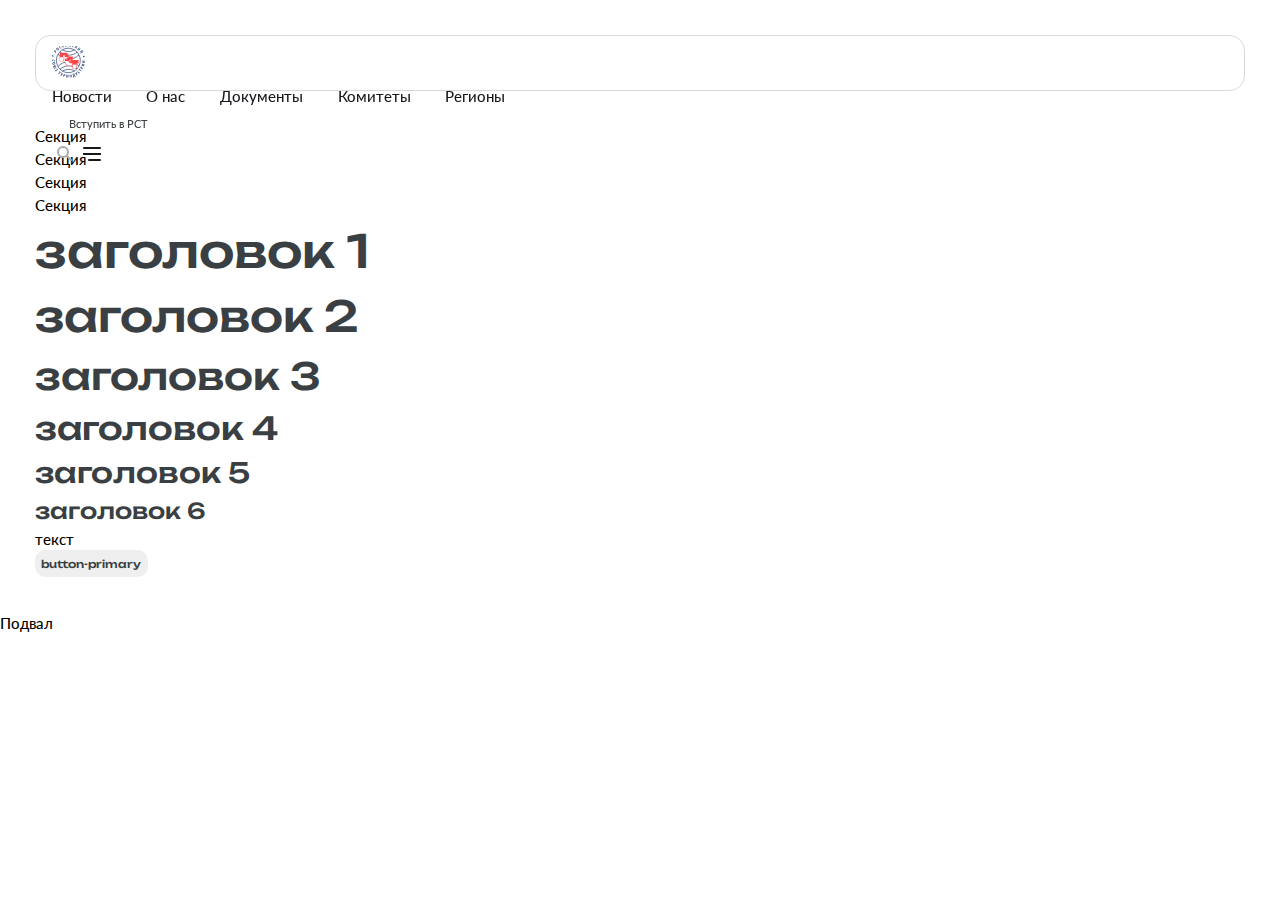
<file: RST — копия/index.html>
<!DOCTYPE html>
<html lang="ru">
  <head>
    <meta charset="UTF-8" />
    <meta http-equiv="X-UA-Compatible" content="IE=edge" />
    <meta name="viewport" content="width=device-width, initial-scale=1.0" />
    <title></title>
    <link rel="stylesheet" href="css/style.css" />
    <link rel="preconnect" href="https://fonts.googleapis.com" />
    <link rel="preconnect" href="https://fonts.gstatic.com" crossorigin />
    <link
      href="https://fonts.googleapis.com/css2?family=Unbounded:wght@200..900&display=swap"
      rel="stylesheet"
    />
    <link rel="preconnect" href="https://fonts.googleapis.com" />
    <link rel="preconnect" href="https://fonts.gstatic.com" crossorigin />
    <link
      href="https://fonts.googleapis.com/css2?family=Lato:ital,wght@0,100;0,300;0,400;0,700;0,900;1,100;1,300;1,400;1,700;1,900&family=Unbounded:wght@200..900&display=swap"
      rel="stylesheet"
    />
  </head>

  <body>
    <header class="header" id="header">
      <div class="header__default">
        <a href="" class="header__logo"> <img src="./img/logo.svg" alt="" /></a>
        <div class="header__menu header__menu--primary">
          <nav class="header__menu-counter">
            <ul class="menu__list">
              <li class="menu__item">
                <a href="#" class="menu__link">Новости</a>
              </li>
              <li class="menu__item">
                <a href="#" class="menu__link">О нас</a>
              </li>
              <li class="menu__item">
                <a href="#" class="menu__link">Документы</a>
              </li>
              <li class="menu__item">
                <a href="#" class="menu__link">Комитеты</a>
              </li>
              <li class="menu__item">
                <a href="#" class="menu__link">Регионы</a>
              </li>
            </ul>
          </nav>
          <!-- noindex -->
          <a
            href="https://guide.rostourunion.ru/vstuplenie"
            class="button-primary rst__follow"
            rel="nofollow"
            target="_blank"
          >
            <span> Вступить в РСТ</span>
            
          </a><!-- /noindex -->
          <div class="search__icon">
            <img src="./img/search.svg" alt="" />
          </div>
          <div class="menu__icon">
            <span></span>
          </div>
        </div>
      </div>
    </header>

    <!-- <div class="header__control-button">
     noindex  <a href="https://guide.rostourunion.ru/vstuplenie" class="button-primary rst__follow" rel="nofollow"
      target="_blank"> <span> Вступить в РСТ</span>
    </a>  /noindex 
    <div class="header__search">

      <div class="search__icon">

        <img src="./img/search.svg" alt="">
      </div>
      <div class="search__body">
      <div class="menu__counter" style="background: #00ab78;">    <form action="" class="search__form-default">
      <input type="text" class="search__input" placeholder="Поиск по разделам, новостям, темам">
      <input type="button" class="search__button">
    </form>
  </div>

</div>

    </div> 
    <div class="header__menu menu">
      <div class="menu__icon">
        <span></span>
      </div>

      <button class="menu-icon"><span></span></button>
      <nav class="menu__body">
        <div class="menu__counter">
          <div class="tabs">
            <div class="tabs__nav">
              <button class="tabs__btn tabs__btn_active button-primary">
                <span>
                  О нас
                </span>
              </button>
              <button class="tabs__btn button-primary">
                <span>Новости</span>
              </button>
              <button class="tabs__btn button-primary">
                <span>Документы</span>
              </button>
            </div>
            <div class="tabs__content">
              <div class="tabs__pane tabs__pane_show">
                <ul class="menu__list take">
                  <li class="menu__item"><a href="http://" class="menu__link">Премия</a></li>
                  <li class="menu__item"><a href="http://" class="menu__link">Проектный офис по детскому туризму </a>
                  </li>
                  <li class="menu__item"><a href="http://" class="menu__link">Стратегические сессии </a></li>
                  <li class="menu__item">
                    <a href="http://">Правовое регулирование экскурсоводов (гидов),
                      гидов-переводчиков, инструкторов-проводников
                    </a>
                  </li>
                  <li class="menu__item"><a href="http://" class="menu__link">Организационная структура </a></li>
                  <li class="menu__item"><a href="http://" class="menu__link">История</a></li>
                  <li class="menu__item"><a href="http://" class="menu__link">Календарь РСТ </a></li>
                  <li class="menu__item"><a href="http://" class="menu__link">30 лет РСТ </a></li>
                  <li class="menu__item"><a href="http://" class="menu__link">Россия космическая </a></li>
                  <li class="menu__item"><a href="http://" class="menu__link">Члены РСТ </a></li>
                  <li class="menu__item"><a href="http://" class="menu__link">Проекты</a></li>
                  <li class="menu__item"><a href="http://" class="menu__link">Электронная путёвка </a></li>
                  <li class="menu__item"><a href="http://" class="menu__link">Программа привилегий РСТ </a></li>
                  <li class="menu__item"><a href="http://" class="menu__link">Зарубежные представители </a></li>
                </ul>
              </div>
              <div class="tabs__pane">
                <ul class="menu__list take">
                  <li class="menu__item"><a href="http://" target="_blank">Новости туризма</a></li>
                  <li class="menu__item"><a href="http://" target="_blank">Мероприятия</a></li>
                  <li class="menu__item"><a href="http://" target="_blank">Видеоновости</a></li>
                </ul>
              </div>
              <div class="tabs__pane">
                <ul class="menu__list take">
                  <li class="menu__item"><a href="http://" class="menu__link">Нормативно-правовые акты</a></li>
                  <li class="menu__item"><a href="http://" class="menu__link">Горнолыжные трассы и пляжи</a></li>
                  <li class="menu__item"><a href="http://" class="menu__link">Виды туризма</a></li>
                  <li class="menu__item"><a href="http://" class="menu__link">Санаториям</a></li>
                  <li class="menu__item"><a href="http://" class="menu__link">ЮНВТО</a></li>
                  <li class="menu__item"><a href="http://" class="menu__link">Туроператорам и турагентам</a></li>
                  <li class="menu__item"><a href="http://" class="menu__link">Поддержка при COVID-19</a></li>
                  <li class="menu__item"><a href="http://" class="menu__link">Программа привилегий РСТ</a></li>
                  <li class="menu__item"><a href="http://" class="menu__link">Зарубежные представители</a></li>
                </ul>
              </div>
      
            </div>
          </div>
          <div style="
          display: flex;
          flex-direction: column;
          gap: 1.71vw;
          flex: 0 0 30%;
      ">
                            <ul class="menu__list take contact-information__contact-data">
                  <li class="menu__item"><a href="tel:+74959611370"> +7 (495) 961-13-70</a></li>
                  <li class="menu__item"><a href="mailto:rst@rostourunion.ru">rst@rostourunion.ru</a></li>
                  <li class="menu__item">121069 Москва, ул. Садовая-Кудринская, д. 2/62/35 стр.1, 3 этаж</li>
                </ul>
                <ul class="menu__list take contact-information_social-network">
                  <li class="menu__item"><a href="http://" class="button-primary menu__link">
                    <span>
                      <svg width="24" height="24" viewBox="0 0 24 24" fill="none" xmlns="http://www.w3.org/2000/svg">
                        <path fill-rule="evenodd" clip-rule="evenodd" d="M16.1457 18.6955C17.1043 19.1148 17.4638 18.2362 17.4638 18.2362L20 5.49506C19.98 4.63634 18.8217 5.15557 18.8217 5.15557L4.62282 10.7273C4.62282 10.7273 3.94383 10.9669 4.00374 11.3863C4.06365 11.8057 4.60285 12.0054 4.60285 12.0054L8.17755 13.2036C8.17755 13.2036 9.25595 16.7384 9.47562 17.4174C9.67532 18.0764 9.85506 18.0964 9.85506 18.0964C10.0548 18.1762 10.2345 18.0364 10.2345 18.0364L12.5511 15.9396L16.1457 18.6955ZM16.7644 7.75179C16.7644 7.75179 17.2637 7.45223 17.2437 7.75179C17.2437 7.75179 17.3236 7.79173 17.064 8.07131C16.8243 8.31096 11.1727 13.3834 10.4138 14.0624C10.3539 14.1024 10.314 14.1623 10.314 14.2422L10.0943 16.1194C10.0544 16.3191 9.79475 16.339 9.73483 16.1593L8.79623 13.0839C8.75629 12.9641 8.79623 12.8243 8.91605 12.7444L16.7644 7.75179Z" fill="currentColor" />
                      </svg>
                      
                  </a></span></li>
                  <li class="menu__item"><a href="http://" class="button-primary menu__link">
                  <span>
                    
                            <svg width="24" height="24" viewBox="0 0 24 24" fill="none" xmlns="http://www.w3.org/2000/svg">
                      <path fill-rule="evenodd" clip-rule="evenodd" d="M19.1485 6.58638C19.3967 6.83622 19.575 7.14688 19.6655 7.48727C20 8.74364 20 11.3636 20 11.3636C20 11.3636 20 13.9836 19.6655 15.24C19.575 15.5804 19.3967 15.8911 19.1485 16.1409C18.9002 16.3907 18.5907 16.571 18.2509 16.6636C17 17 12 17 12 17C12 17 7 17 5.74909 16.6636C5.40929 16.571 5.09977 16.3907 4.85153 16.1409C4.60328 15.8911 4.425 15.5804 4.33455 15.24C4 13.9836 4 11.3636 4 11.3636C4 11.3636 4 8.74364 4.33455 7.48727C4.425 7.14688 4.60328 6.83622 4.85153 6.58638C5.09977 6.33653 5.40929 6.15627 5.74909 6.06364C7 5.72727 12 5.72727 12 5.72727C12 5.72727 17 5.72727 18.2509 6.06364C18.5907 6.15627 18.9002 6.33653 19.1485 6.58638ZM10.3638 8.98422L10.3638 13.7424L14.5456 11.3633L10.3638 8.98422Z" fill="currentColor"/>
                      </svg>

                  
                  
                  </span>
                  </a></li>
                  <li class="menu__item"><a href="http://" class="button-primary menu__link"><span>
                    <svg width="24" height="24" viewBox="0 0 24 24" fill="none" xmlns="http://www.w3.org/2000/svg">
                      <path d="M12.7145 17C7.24792 17 4.12992 13.6216 4 8H6.73829C6.82823 12.1261 8.84692 13.8739 10.4459 14.2342V8H13.0244V11.5586C14.6034 11.4054 16.2622 9.78378 16.8218 8H19.4003C18.9705 10.1982 17.1717 11.8198 15.8925 12.4865C17.1717 13.027 19.2205 14.4414 20 17H17.1617C16.5521 15.2883 15.0332 13.964 13.0244 13.7838V17H12.7145Z" fill="currentColor" />
                    </svg>
                    
                      </span>
                  </a></li>
                </ul>
                <ul class="menu__list take contact-information__technical-information">
                  <li class="menu__item"><a href="http://" class="menu__link">Политика обработки персональных данных</a>
                  </li>
                  <li class="menu__item"><a href="http://" class="menu__link">Реклама на сайте</a></li>
                  <li class="menu__item"><a href="http://" class="menu__link">Подписка на рассылку</a></li>
                </ul>
          </div>
        </div>
      </nav>
    </div></div> -->
    <!-- </header> -->
    <main>
      <section id="about">
        <div class="title">Секция</div>
      </section>
      <section id="about">
        <div class="title">Секция</div>
      </section>
      <section id="about">
        <div class="title">Секция</div>
      </section>
      <section id="about">
        <div class="title">Секция</div>
      </section>
      <section id="about">
        <div class="title">
          <h1>заголовок 1</h1>
          <h2>заголовок 2</h2>
          <h3>заголовок 3</h3>
          <h4>заголовок 4</h4>
          <h5>заголовок 5</h5>
          <h6>заголовок 6</h6>
          <p>текст</p>
        </div>
      </section>
      <button class="button-primary">button-primary</button>
    </main>
    <footer>Подвал</footer>
    <script src="js/script.js"></script>
  </body>
</html>
</file>
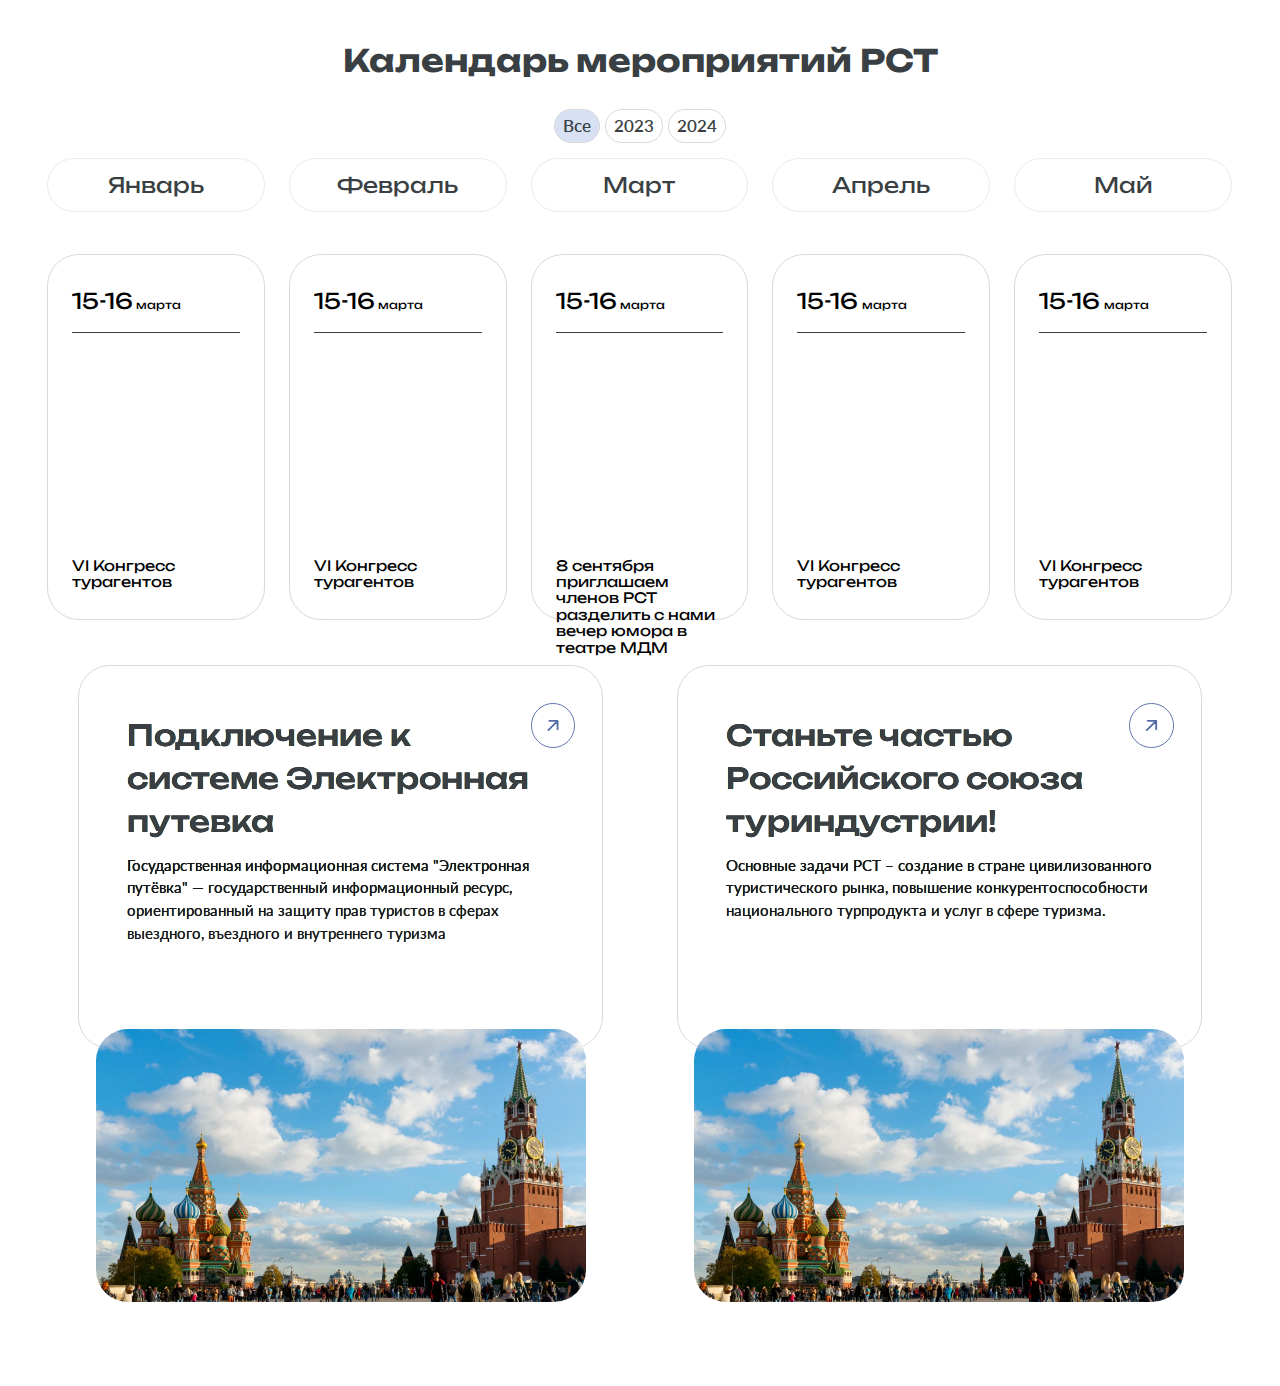
<file: RST/calendar.html>
<!DOCTYPE html>
<html lang="en">

<head>
  <meta charset="UTF-8" />
  <meta name="viewport" content="width=device-width, initial-scale=1.0" />
  <title></title>
  <link rel="stylesheet" href="css/style.css" />
  <link rel="preconnect" href="https://fonts.googleapis.com" />
  <link rel="preconnect" href="https://fonts.gstatic.com" crossorigin />
  <link
    href="https://fonts.googleapis.com/css2?family=Unbounded:wght@200..900&display=swap"
    rel="stylesheet" />
  <link rel="preconnect" href="https://fonts.googleapis.com" />
  <link rel="preconnect" href="https://fonts.gstatic.com" crossorigin />
  <link
    href="https://fonts.googleapis.com/css2?family=Lato:ital,wght@0,100;0,300;0,400;0,700;0,900;1,100;1,300;1,400;1,700;1,900&family=Unbounded:wght@200..900&display=swap"
    rel="stylesheet" />
  <script src="./js/wow.min.js"></script>
  <script>
    new WOW().init()
  </script>
  <script src="./js/scroll.js"></script>
  <style>
    .calendar__event {}

    .calendar__event-list {}

    .event-list {
      display: flex;
      flex-wrap: wrap;
    }

    .calendar__title {
      font-family: 'Unbounded';
      font-style: normal;
      font-weight: 700;
      font-size: 31px;
      line-height: 52px;
      color: #393f42;
      text-align: center;
    }

    .calendar__tabs {
      display: flex;
      gap: 0.42vw;
      flex-wrap: wrap;
      justify-content: center;
      margin: 1.77vw 0 1.15vw 0;
    }

    .calendar__tab {
      border-radius: 22px;
      color: var(--color-10);
      padding: 6px 8px;
      font-size: 13px;
      width: max-content;
      border: 1px solid var(--color-232);
      cursor: pointer;
      font-family: 'Lato';
      font-weight: 600;
      font-size: 17px;
      line-height: 20px;
      color: #393f42;
    }

    .calendar__tab--active,
    .calendar__tab:hover {
      background-color: var(--color-9);
    }

    .event-list__item {
      height: 366px;
      --background-color-default: #ffffff;
      background: var(--background-color-active, --background-color-default);
      border: 1px solid #d9d9d9;
      border-radius: 32px;
      display: flex;
      padding: 24px;
      flex-direction: column;
      flex: 0 0 18%;
      /* gap: 22vh; */
      transition: all 0.7s ease;
      /* justify-content: space-between; */
      margin: 0 12px;
    }

    .event-list__time {
      --border-color-default: #393f42;
      border-bottom: 1px solid var(--border-color-active, var(--border-color-default));
      padding-bottom: 0.73vw;
      display: flex;
      gap: 0.26vw;
      flex-direction: row;
      align-items: baseline;
      margin-bottom: 25vh;
    }

    .event-list__date {
      --text-color-default: #393f42;
      color: var(--text-color-active, --text-color-default);
      font: 400 clamp(1.125rem, 1.05rem + 0.38vw, 1.5rem) / 2 var(--font-headings);
    }

    .event-list__mount {
      --text-color-default: #393f42;
      color: var(--text-color-active, --text-color-default);
      font: 400 clamp(0.625rem, 0.6rem + 0.13vw, 0.75rem) / 2 var(--font-headings);
    }

    .event-list__title {
      --text-color-default: #5e5e62;
      color: var(--text-color-active, --text-color-default);
      font: 400 clamp(0.813rem, 0.787rem + 0.13vw, 0.938rem) / 1.15 var(--font-headings);
    }

    .event-list__item:hover {
      --border-color-active: #ffffff;
      --text-color-active: #ffffff;
      --background-color-active: #6f8db5;
    }

    svg {
      display: flex;
      align-items: center;
      justify-content: center;
      width: 100%;
      height: 100%;
    }

    :root {
      --accent: #6f8db5;
      --accent-hover: #6f8db5;
      --accent-active: #6f8db5;
      --control: #163300;
      --scrollbar-thumb: #c6cdc1;
      --secondary: #ecefeb;
      --secondary-hover: #e0e4de;
      --secondary-active: #6c6c6b;
      --content-primary: #0e0f0c;
    }

    .calendar__mounth {}

    .calendar__container {
      width: 100%;
      display: flex;
      height: max-content;
      align-items: center;
      position: relative;
      margin-bottom: 3.28vw;
    }

    #months {
      display: flex;
      width: 100%;
      flex-direction: row;
      overflow: hidden;
    }

    .month {
      appearance: none;
      text-decoration: none;
      position: relative;
      transition: all 0.2s ease-in-out;
      cursor: pointer;
      flex-direction: column;
      justify-content: space-between;
      scroll-snap-align: start;
      --background-color-default: #ffffff;
      background: var(--background-color-active, --background-color-default);
      font: 400 clamp(1.063rem, 0.975rem + 0.44vw, 1.5rem) / 2 var(--font-headings);
      border: 1px solid #e9eaf5;
      border-radius: 32px;
      text-align: center;
      line-height: 52px;
      color: #393f42;
      display: flex;
      flex: 0 0 18%;
      margin: 0 12px;
    }


    .action-button--horizontal-scroll {
      border-radius: 8px;
      cursor: pointer;
      border: none;
      outline: none;
      padding: 8px;
      position: absolute;
      z-index: 5;
      opacity: 0;
      transition: all 0.7s ease-in-out;
      border: 1px solid var(--color-232);
      background: transparent;
    }

    @media screen and (max-width: 991px) {
      .action-button--horizontal-scroll {
        display: none;
      }

      .event-list__item {

        flex: 0 0 48%;
        margin: 0;

      }

      .event-list {

        gap: 12px;

        justify-content: flex-start;
      }
    }

    .action-button--horizontal-scroll:active {}

    .action-button--horizontal-scroll:disabled {
      background: var(--secondary);
      opacity: 0 !important;
    }

    .action-button--horizontal-scroll:disabled :active {
      background: var(--secondary);
    }

    #action-button--previous {
      left: 0;
    }

    #action-button--next {
      right: 0;
    }

    .action-button__icon {
      width: 24px;
      height: 24px;
      color: var(--color-232);
    }

    .calendar__mounth:hover .action-button--horizontal-scroll {
      opacity: 1;
      transition: all 0.7s ease-in-out;
      color: #ffffff;
    }

    .action-button--horizontal-scroll:hover {
      background: var(--accent-hover);
    }

    .month:hover {
      --background-color-active: #e9eaf5;
    }

    .action-button--horizontal-scroll:hover .action-button__icon {
      color: #ffffff;
    }

    .action-button--horizontal-scroll:disabled :hover {
      background: var(--secondary);
    }
  </style>
</head>

<body>
  <main>
    <section class="calendar">
      <h1 class="calendar__title">Календарь мероприятий РСТ</h1>
      <div class="calendar__tabs">
        <div class="calendar__tab calendar__tab--active">Все</div>
        <div class="calendar__tab">2023</div>
        <div class="calendar__tab">2024</div>
      </div>
      <div class="calendar__mounth">
        <div class="calendar__container">
          <button type="button" disabled id="action-button--previous"
            class="action-button--horizontal-scroll">
            <svg class="action-button__icon" viewBox="0 0 24 24" fill="none"
              xmlns="http://www.w3.org/2000/svg">
              <path fill="currentColor" fill-rule="evenodd" clip-rule="evenodd"
                d="M15.7071 5.29289C15.3166 4.90237 14.6834 4.90237 14.2929 5.29289L8.29289 11.2929C7.90237 11.6834 7.90237 12.3166 8.29289 12.7071L14.2929 18.7071C14.6834 19.0976 15.3166 19.0976 15.7071 18.7071C16.0976 18.3166 16.0976 17.6834 15.7071 17.2929L10.4142 12L15.7071 6.70711C16.0976 6.31658 16.0976 5.68342 15.7071 5.29289Z"
                fill="white" />
            </svg>
          </button>
          <div id="months">
            <a class="month">Январь</a> <a class="month">Февраль</a>
            <a class="month">Март</a> <a class="month">Апрель</a>
            <a class="month">Май</a> <a class="month">Июнь</a>
            <a class="month">Июль</a> <a class="month">Август</a>
            <a class="month">Сентябрь</a> <a class="month">Октябрь</a>
            <a class="month">Ноябрь</a> <a class="month">Декабрь</a>
          </div>
          <button type="button" id="action-button--next"
            class="action-button--horizontal-scroll">
            <svg class="action-button__icon" viewBox="0 0 24 24" fill="none"
              xmlns="http://www.w3.org/2000/svg">
              <path fill="currentColor" fill-rule="evenodd" clip-rule="evenodd"
                d="M8.29289 5.29289C8.68342 4.90237 9.31658 4.90237 9.70711 5.29289L15.7071 11.2929C16.0976 11.6834 16.0976 12.3166 15.7071 12.7071L9.70711 18.7071C9.31658 19.0976 8.68342 19.0976 8.29289 18.7071C7.90237 18.3166 7.90237 17.6834 8.29289 17.2929L13.5858 12L8.29289 6.70711C7.90237 6.31658 7.90237 5.68342 8.29289 5.29289Z"
                fill="white" />
            </svg>
          </button>
        </div>
      </div>
      <div class="calendar__event-list event-list">
        <a href="#" target="blank" class="event-list__item">
          <time datetime="" class="event-list__time">
            <b class="event-list__date">15-16</b>
            <div class="event-list__mount">марта</div>
          </time>
          <p class="event-list__title">VI Конгресс турагентов</p>
        </a>
        <a href="#" target="blank" class="event-list__item">
          <time datetime="" class="event-list__time">
            <b class="event-list__date">15-16</b>
            <div class="event-list__mount">марта</div>
          </time>
          <p class="event-list__title">VI Конгресс турагентов</p>
        </a>
        <a href="#" target="blank" class="event-list__item">
          <time datetime="" class="event-list__time">
            <b class="event-list__date">15-16</b>
            <div class="event-list__mount">марта</div>
          </time>
          <p class="event-list__title">
            8 сентября приглашаем членов РСТ разделить с нами вечер юмора в
            театре МДМ
          </p>
        </a>
        <a href="#" target="blank" class="event-list__item">
          <time datetime="" class="event-list__time">
            <b class="event-list__date">15-16</b>
            <div class="event-list__mount">марта</div>
          </time>
          <p class="event-list__title">VI Конгресс турагентов</p>
        </a>
        <a href="#" target="blank" class="event-list__item">
          <time datetime="" class="event-list__time">
            <b class="event-list__date">15-16</b>
            <div class="event-list__mount">марта</div>
          </time>
          <p class="event-list__title">VI Конгресс турагентов</p>
        </a>
      </div>
    </section>
    <div class="uslugi">
      <!-- # -->
      <a href="/" class="uslugi-item">
        <div class="uslugi-item__text">
          <p class="uslugi-item__title h2">
            Подключение к системе Электронная путевка
          </p>
          <p class="uslugi-item__description">
            Государственная информационная система "Электронная путёвка" —
            государственный информационный ресурс, ориентированный на защиту
            прав туристов в сферах выездного, въездного и внутреннего туризма
          </p>
          <img loading="lazy" src="./img/arrow.svg" alt="Avatar"
            class="uslugi-item__icon" />
        </div>
        <div class="uslugi-item__image">
          <img src="./.ex-img/01.png"
            alt="Эксперты РСТ не прогнозируют серьезной угрозы международному туризму от оспы обезьян"
            class="uslugi-item__image-img" />
        </div>
      </a>
      <!-- === -->
      <a href="/" class="uslugi-item">
        <div class="uslugi-item__text">
          <p class="uslugi-item__title h2">
            Станьте частью Российского союза туриндустрии!
          </p>
          <p class="uslugi-item__description">
            Основные задачи РСТ – создание в стране цивилизованного
            туристического рынка, повышение конкурентоспособности
            национального турпродукта и услуг в сфере туризма.
          </p>
          <img loading="lazy" src="./img/arrow.svg" alt="Avatar"
            class="uslugi-item__icon" />
        </div>
        <div class="uslugi-item__image">
          <img src="./.ex-img/01.png"
            alt="Эксперты РСТ не прогнозируют серьезной угрозы международному туризму от оспы обезьян"
            class="uslugi-item__image-img" />
        </div>
      </a>
      <!-- # -->
    </div>
  </main>
  <script src="./js/script.js"></script>
  <script>
    const monthsScrolling = document.getElementById('months')
    let isDown = false
    let startX
    let startY
    let scrollLeft
    let scrollTop

    monthsScrolling.addEventListener('mousedown', e => {
      isDown = true
      startX = e.pageX - monthsScrolling.offsetLeft
      startY = e.pageY - monthsScrolling.offsetTop
      scrollLeft = monthsScrolling.scrollLeft
      scrollTop = monthsScrolling.scrollTop
      monthsScrolling.style.cursor = 'grabbing'
    })

    monthsScrolling.addEventListener('mouseleave', () => {
      isDown = false
      monthsScrolling.style.cursor = 'grab'
    })

    monthsScrolling.addEventListener('mouseup', () => {
      isDown = false
      monthsScrolling.style.cursor = 'grab'
    })

    document.addEventListener('mousemove', e => {
      if (!isDown) return
      e.preventDefault()
      const x = e.pageX - monthsScrolling.offsetLeft
      const y = e.pageY - monthsScrolling.offsetTop
      const walkX = (x - startX) * 1
      const walkY = (y - startY) * 1
      monthsScrolling.scrollLeft = scrollLeft - walkX
      monthsScrolling.scrollTop = scrollTop - walkY
    })

    const scrollLeftButton = document.getElementById(
      'action-button--previous'
    )
    const scrollRightButton = document.getElementById('action-button--next')
    const scrollAmount = monthsScrolling.clientWidth * 0.72 + 96

    scrollLeftButton.addEventListener('click', () => {
      monthsScrolling.scrollBy({
        top: 0,
        left: -scrollAmount,
        behavior: 'smooth'
      })
    })

    scrollRightButton.addEventListener('click', () => {
      monthsScrolling.scrollBy({
        top: 0,
        left: scrollAmount,
        behavior: 'smooth'
      })
    })

    monthsScrolling.addEventListener('scroll', e => {
      const position = monthsScrolling.scrollLeft
      scrollLeftButton.disabled = position === 0
      scrollRightButton.disabled =
        Math.round(position) ===
        monthsScrolling.scrollWidth - monthsScrolling.clientWidth
    })
  </script>
</body>

</html>
</file>
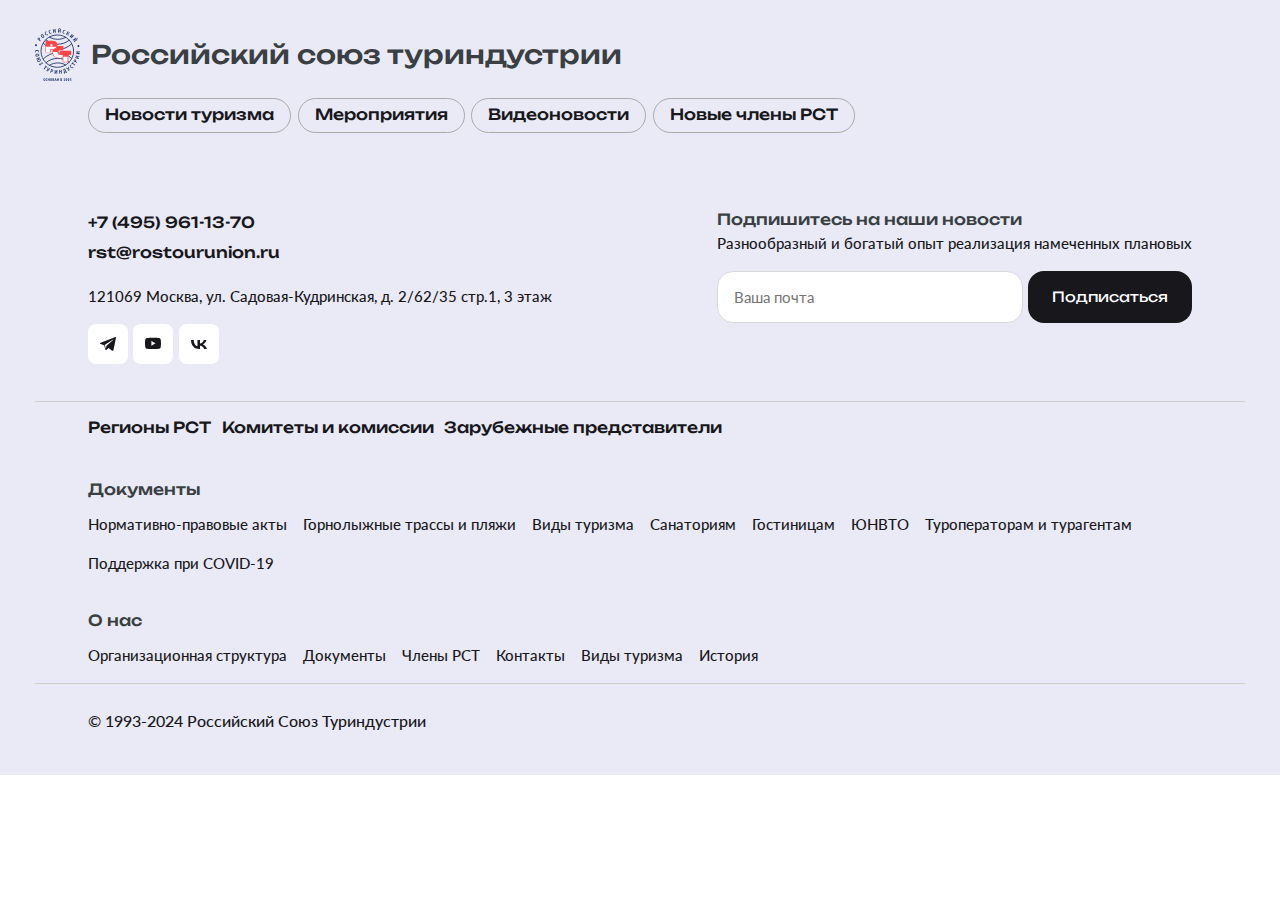
<file: RST/footer.html>
<!DOCTYPE html>
<html lang="en">
  <head>
    <meta charset="UTF-8" />
    <meta name="viewport" content="width=device-width, initial-scale=1.0" />
    <link rel="stylesheet" href="./css/style.css" />
    <link rel="preconnect" href="https://fonts.googleapis.com" />
    <link rel="preconnect" href="https://fonts.gstatic.com" crossorigin />
    <link
      href="https://fonts.googleapis.com/css2?family=Unbounded:wght@200..900&display=swap"
      rel="stylesheet"
    />
    <link rel="preconnect" href="https://fonts.googleapis.com" />
    <link rel="preconnect" href="https://fonts.gstatic.com" crossorigin />
    <link
      href="https://fonts.googleapis.com/css2?family=Lato:ital,wght@0,100;0,300;0,400;0,700;0,900;1,100;1,300;1,400;1,700;1,900&family=Unbounded:wght@200..900&display=swap"
      rel="stylesheet"
    />
 
  </head>

  <body>
    <footer class="footer" itemscope itemtype="http://schema.org/WPFooter">
      <div class="footer__trademark">
        <a href="" class="footer__logo"> <img src="./img/logo.svg" alt="" /></a>
        <div class="h5">Российский союз туриндустрии</div>
      </div>
      <ul class="footer__category-list category-list">
        <li class="category__item">
          <a href="/" target="_blank" class="category__link">Новости туризма</a>
        </li>
        <li class="category__item">
          <a href="/" target="_blank" class="category__link">Мероприятия</a>
        </li>
        <li class="category__item">
          <a href="/" target="_blank" class="category__link">Видеоновости</a>
        </li>
        <li class="category__item">
          <a href="/" target="_blank" class="category__link">Новые члены РСТ</a>
        </li>
      </ul>
      <div class="footer__contact-info contact-info">
        <div class="contact-info__social-network social-network">
          <ul class="contact-info__list">
            <li class="contact-info__item">
              <a href="tel:+74959611370"> +7 (495) 961-13-70</a>
            </li>
            <li class="contact-info__item">
              <a href="mailto:rst@rostourunion.ru">rst@rostourunion.ru</a>
            </li>
            <li class="contact-info__item">
              121069 Москва, ул. Садовая-Кудринская, д. 2/62/35 стр.1, 3 этаж
            </li>
          </ul>

          <ul class="social-network__list">
            <li class="social-network__item">
              <a
                href=""
                class="social-network__link"
                rel="nofollow"
                target="_blank"
                ><svg
                  class="social-network__icon"
                  viewBox="0 0 24 24"
                  fill="none"
                  xmlns="http://www.w3.org/2000/svg"
                >
                  <path
                    fill-rule="evenodd"
                    clip-rule="evenodd"
                    d="M16.1457 18.6955C17.1043 19.1148 17.4638 18.2362 17.4638 18.2362L20 5.49506C19.98 4.63634 18.8217 5.15557 18.8217 5.15557L4.62282 10.7273C4.62282 10.7273 3.94383 10.9669 4.00374 11.3863C4.06365 11.8057 4.60285 12.0054 4.60285 12.0054L8.17755 13.2036C8.17755 13.2036 9.25595 16.7384 9.47562 17.4174C9.67532 18.0764 9.85506 18.0964 9.85506 18.0964C10.0548 18.1762 10.2345 18.0364 10.2345 18.0364L12.5511 15.9396L16.1457 18.6955ZM16.7644 7.75179C16.7644 7.75179 17.2637 7.45223 17.2437 7.75179C17.2437 7.75179 17.3236 7.79173 17.064 8.07131C16.8243 8.31096 11.1727 13.3834 10.4138 14.0624C10.3539 14.1024 10.314 14.1623 10.314 14.2422L10.0943 16.1194C10.0544 16.3191 9.79475 16.339 9.73483 16.1593L8.79623 13.0839C8.75629 12.9641 8.79623 12.8243 8.91605 12.7444L16.7644 7.75179Z"
                    fill="currentColor"
                  />
                </svg>
              </a>
            </li>
            <li class="social-network__item">
              <a
                href=""
                class="social-network__link"
                rel="nofollow"
                target="_blank"
                ><svg
                  class="social-network__icon"
                  viewBox="0 0 24 24"
                  fill="none"
                  xmlns="http://www.w3.org/2000/svg"
                >
                  <path
                    fill-rule="evenodd"
                    clip-rule="evenodd"
                    d="M19.1485 6.58638C19.3967 6.83622 19.575 7.14688 19.6655 7.48727C20 8.74364 20 11.3636 20 11.3636C20 11.3636 20 13.9836 19.6655 15.24C19.575 15.5804 19.3967 15.8911 19.1485 16.1409C18.9002 16.3907 18.5907 16.571 18.2509 16.6636C17 17 12 17 12 17C12 17 7 17 5.74909 16.6636C5.40929 16.571 5.09977 16.3907 4.85153 16.1409C4.60328 15.8911 4.425 15.5804 4.33455 15.24C4 13.9836 4 11.3636 4 11.3636C4 11.3636 4 8.74364 4.33455 7.48727C4.425 7.14688 4.60328 6.83622 4.85153 6.58638C5.09977 6.33653 5.40929 6.15627 5.74909 6.06364C7 5.72727 12 5.72727 12 5.72727C12 5.72727 17 5.72727 18.2509 6.06364C18.5907 6.15627 18.9002 6.33653 19.1485 6.58638ZM10.3638 8.98422L10.3638 13.7424L14.5456 11.3633L10.3638 8.98422Z"
                    fill="currentColor"
                  /></svg>
                </a>
            </li>
            <li class="social-network__item">
              <a
                href=""
                class="social-network__link"
                rel="nofollow"
                target="_blank"
                ><svg
                  class="social-network__icon"
                  viewBox="0 0 24 24"
                  fill="none"
                  xmlns="http://www.w3.org/2000/svg"
                >
                  <path
                    d="M12.7145 17C7.24792 17 4.12992 13.6216 4 8H6.73829C6.82823 12.1261 8.84692 13.8739 10.4459 14.2342V8H13.0244V11.5586C14.6034 11.4054 16.2622 9.78378 16.8218 8H19.4003C18.9705 10.1982 17.1717 11.8198 15.8925 12.4865C17.1717 13.027 19.2205 14.4414 20 17H17.1617C16.5521 15.2883 15.0332 13.964 13.0244 13.7838V17H12.7145Z"
                    fill="currentColor"
                  />
                </svg>
              </a>
            </li>
          </ul>
        </div>
        <div class="subscribe">
          <div class="subscribe__text">
            <strong class="subscribe__title">
              Подпишитесь на наши новости
            </strong>
            <p class="subscribe__description">
              Разнообразный и богатый опыт реализация намеченных плановых
            </p>
          </div>
          <form action="" class="subscribe__form">
            <input
              type="email"
              inputmode="email"
              required
              placeholder="Ваша почта"
              class="subscribe__input"
            />
            <input
              type="submit"
              class="subscribe__button"
              value="Подписаться"
            />
          </form>
        </div>
      </div>
      <div class="footer__influence influence">
        <ul class="influence__list">
          <li class="influence__item">
            <a href="" class="influence__link">Регионы РСТ </a>
          </li>
          <li class="influence__item">
            <a href="" class="influence__link">Комитеты и комиссии </a>
          </li>
          <li class="influence__item">
            <a href="" class="influence__link">Зарубежные представители</a>
          </li>
        </ul>
      </div>
      <div class="footer__documents documents">
        <div class="h6">Документы</div>
        <ul class="documents__list">
          <li class="documents__item">
            <a href="" class="documents__link">Нормативно-правовые акты </a>
          </li>
          <li class="documents__item">
            <a href="" class="documents__link">Горнолыжные трассы и пляжи</a>
          </li>
          <li class="documents__item">
            <a href="" class="documents__link">Виды туризма</a>
          </li>
          <li class="documents__item">
            <a href="" class="documents__link">Санаториям</a>
          </li>
          <li class="documents__item">
            <a href="" class="documents__link">Гостиницам</a>
          </li>
          <li class="documents__item">
            <a href="" class="documents__link">ЮНВТО</a>
          </li>
          <li class="documents__item">
            <a href="" class="documents__link">Туроператорам и турагентам</a>
          </li>
          <li class="documents__item">
            <a href="" class="documents__link">Поддержка при COVID-19</a>
          </li>
        </ul>
      </div>
      <div class="footer__about about">
        <div class="h6">О нас</div>
        <ul class="about__list">
          <li class="about__item">
            <a href="" class="about__link">Организационная структура </a>
          </li>
          <li class="about__item">
            <a href="" class="about__link">Документы</a>
          </li>
          <li class="about__item">
            <a href="" class="about__link">Члены РСТ</a>
          </li>
          <li class="about__item">
            <a href="" class="about__link">Контакты</a>
          </li>
          <li class="about__item">
            <a href="" class="about__link">Виды туризма</a>
          </li>
          <li class="about__item">
            <a href="" class="about__link">История</a>
          </li>
        </ul>
      </div>
      <div class="copyright">&copy; 1993-2024 Российский Союз Туриндустрии</div>
    </footer>
  </body>
</html>
</file>
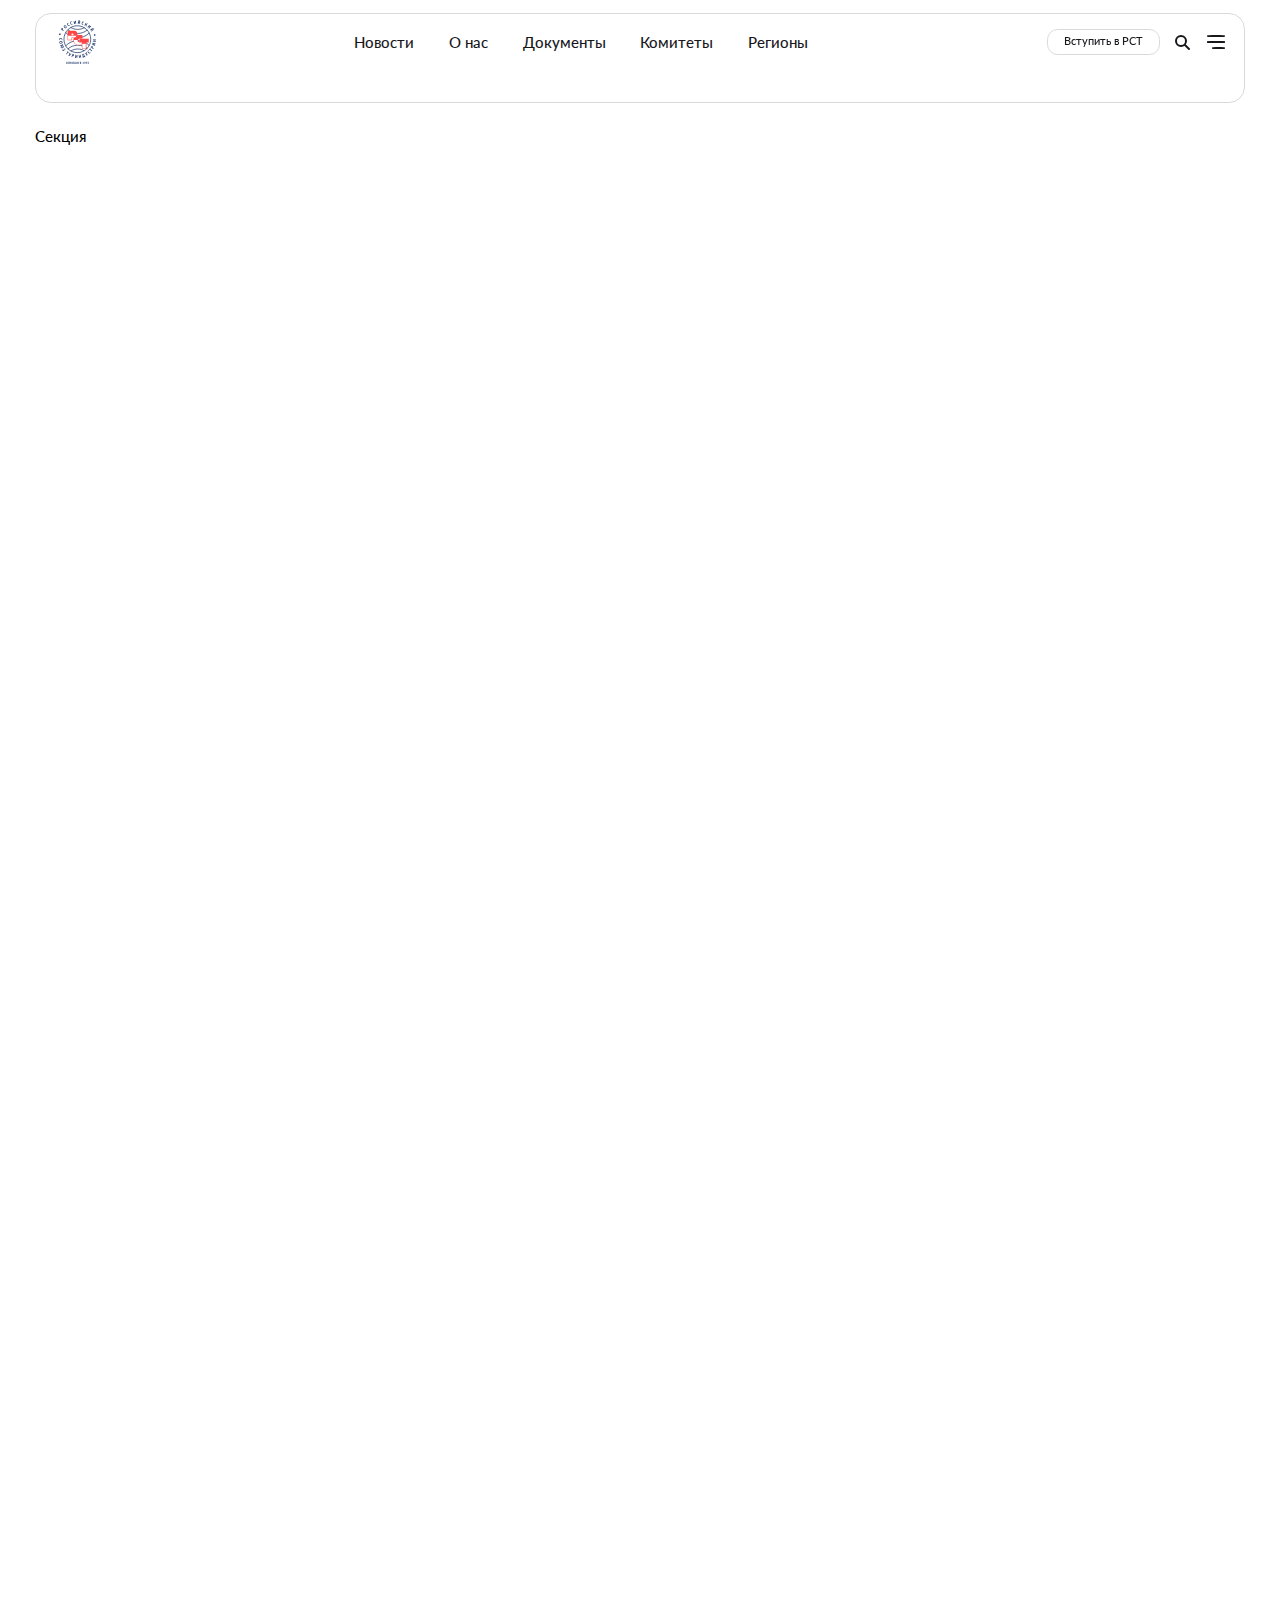
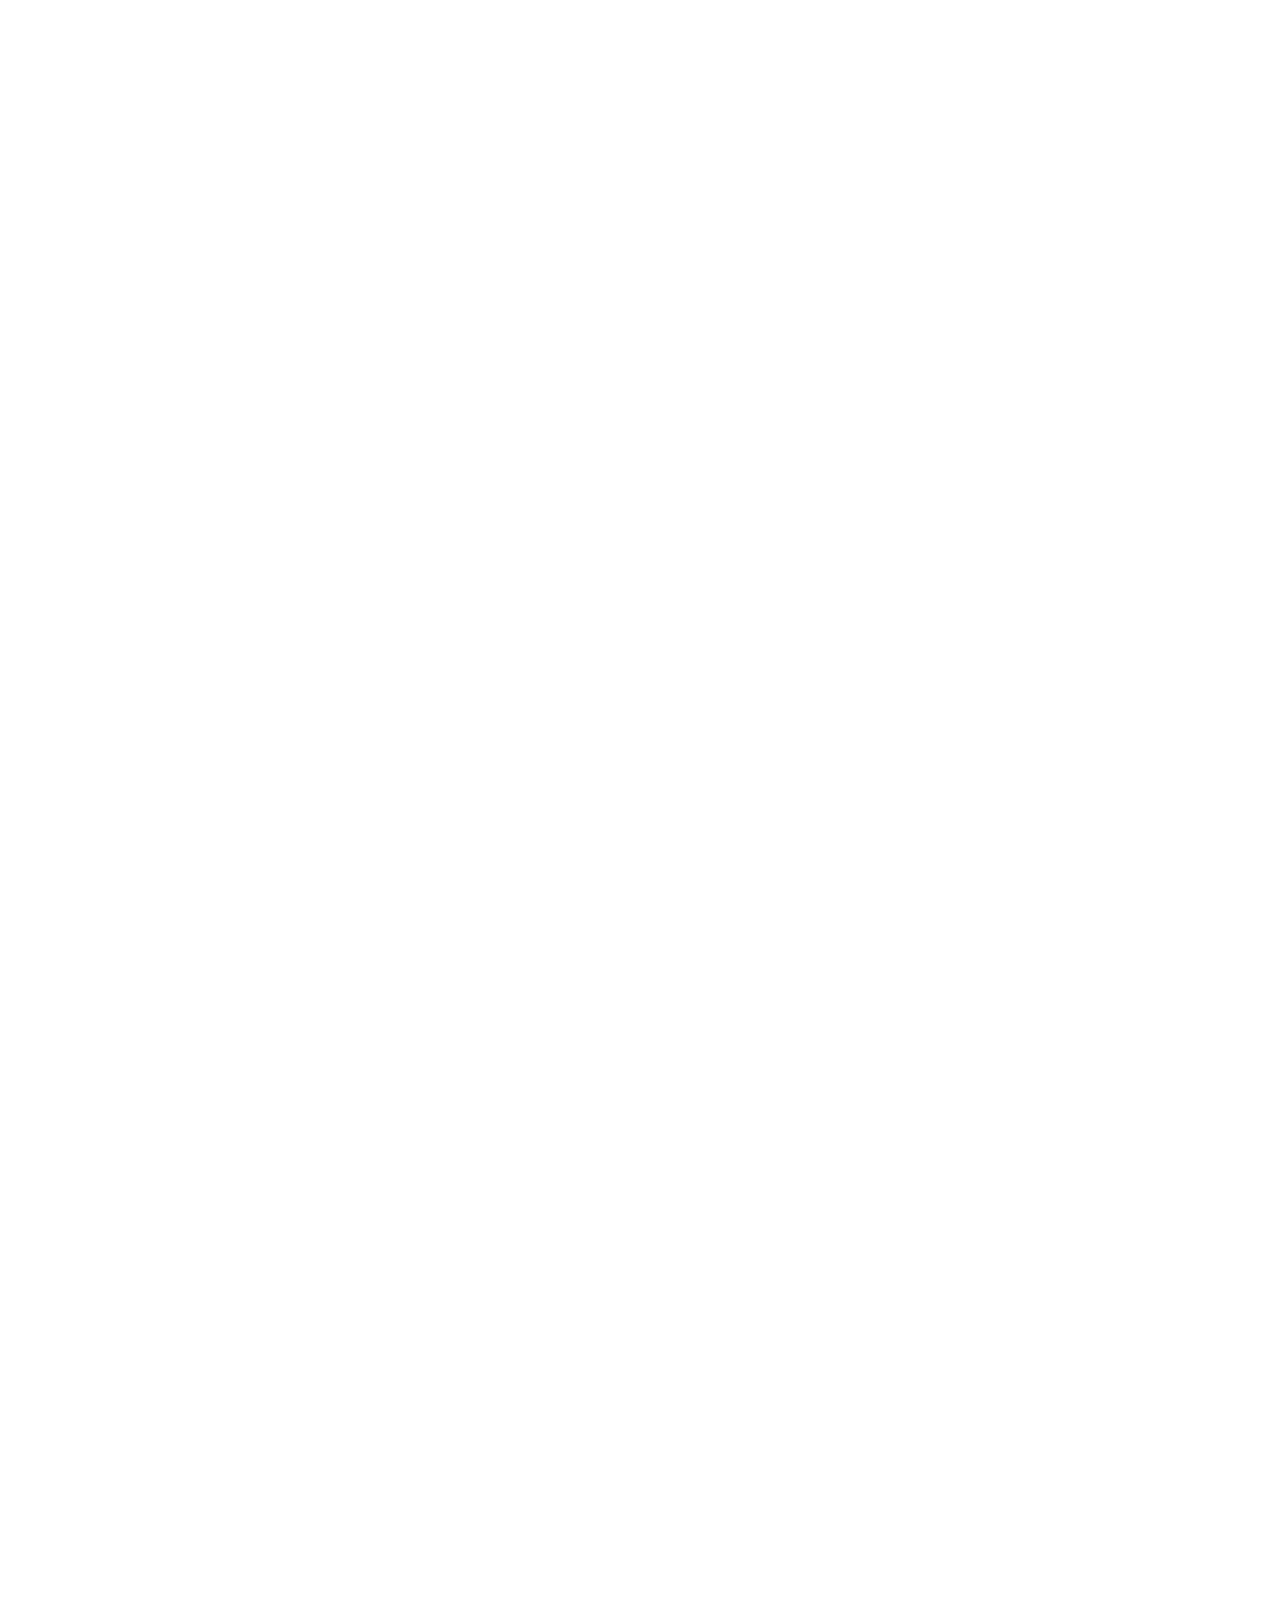
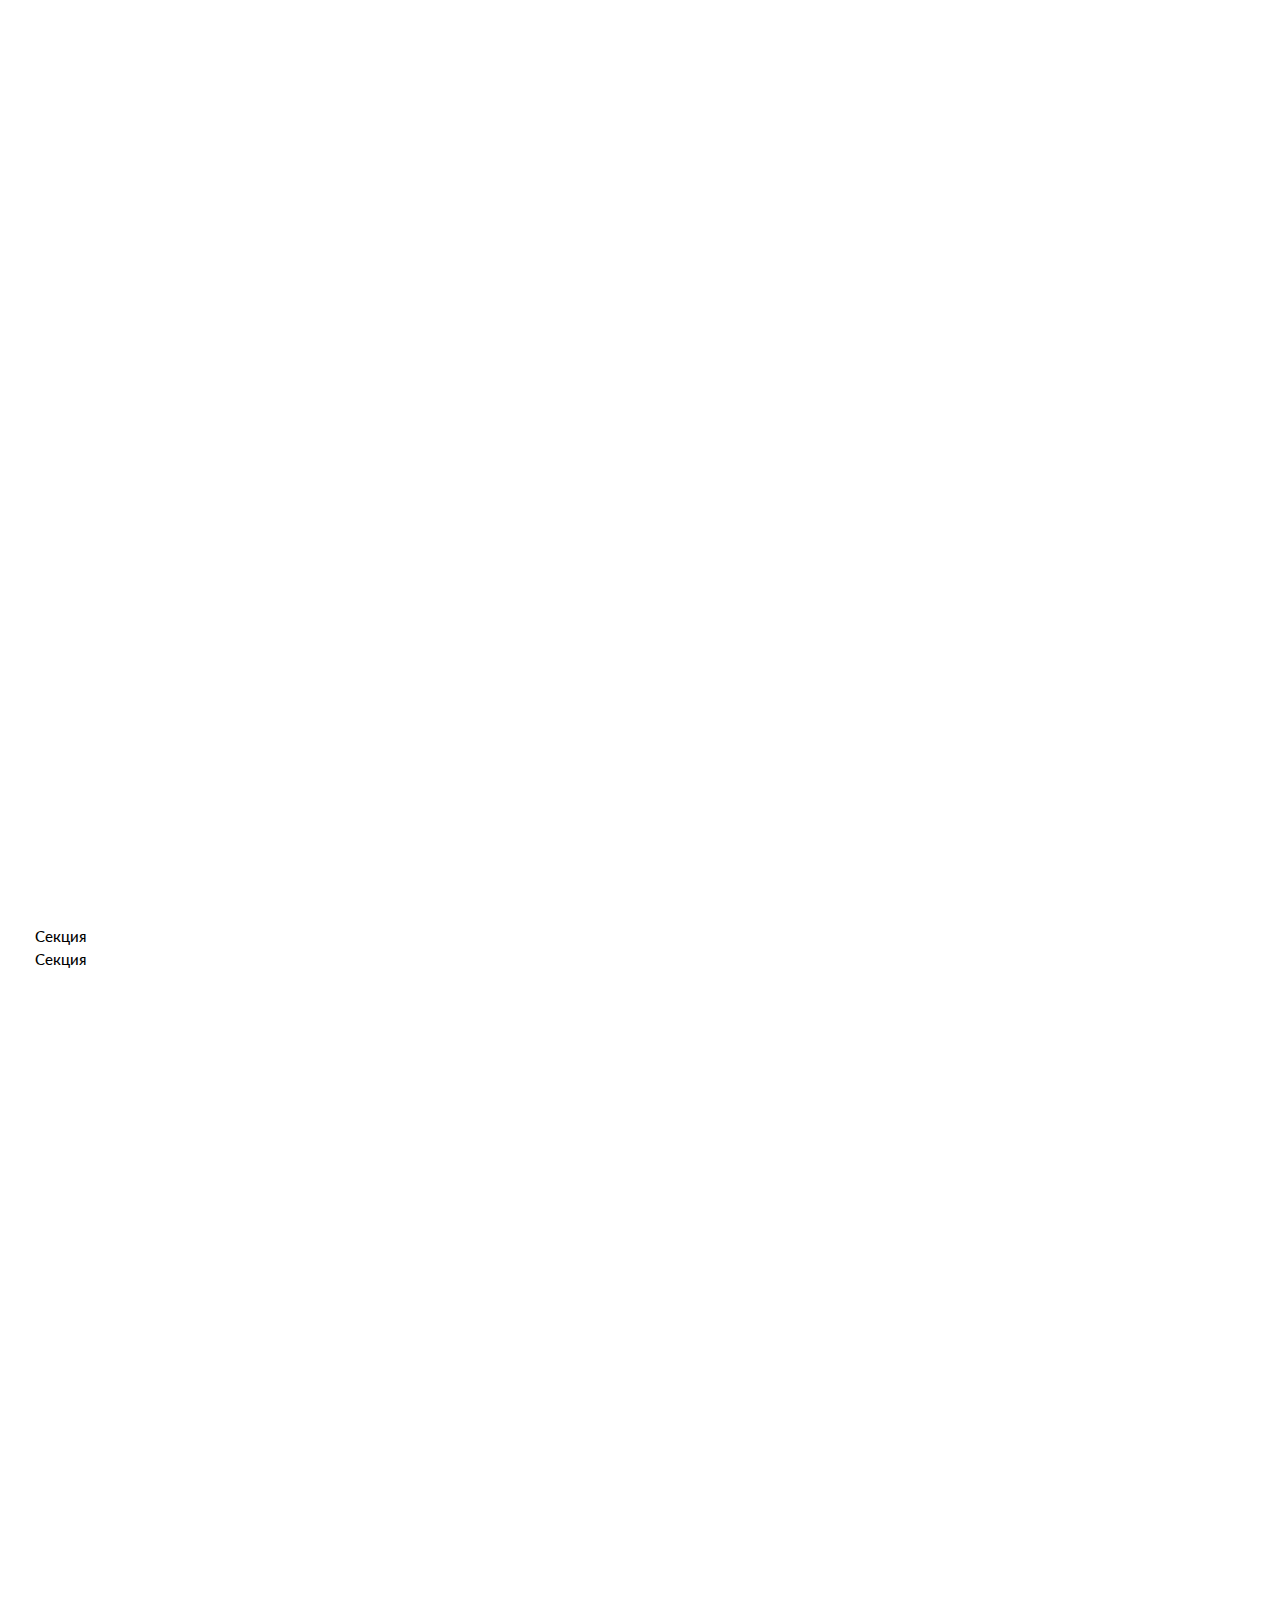
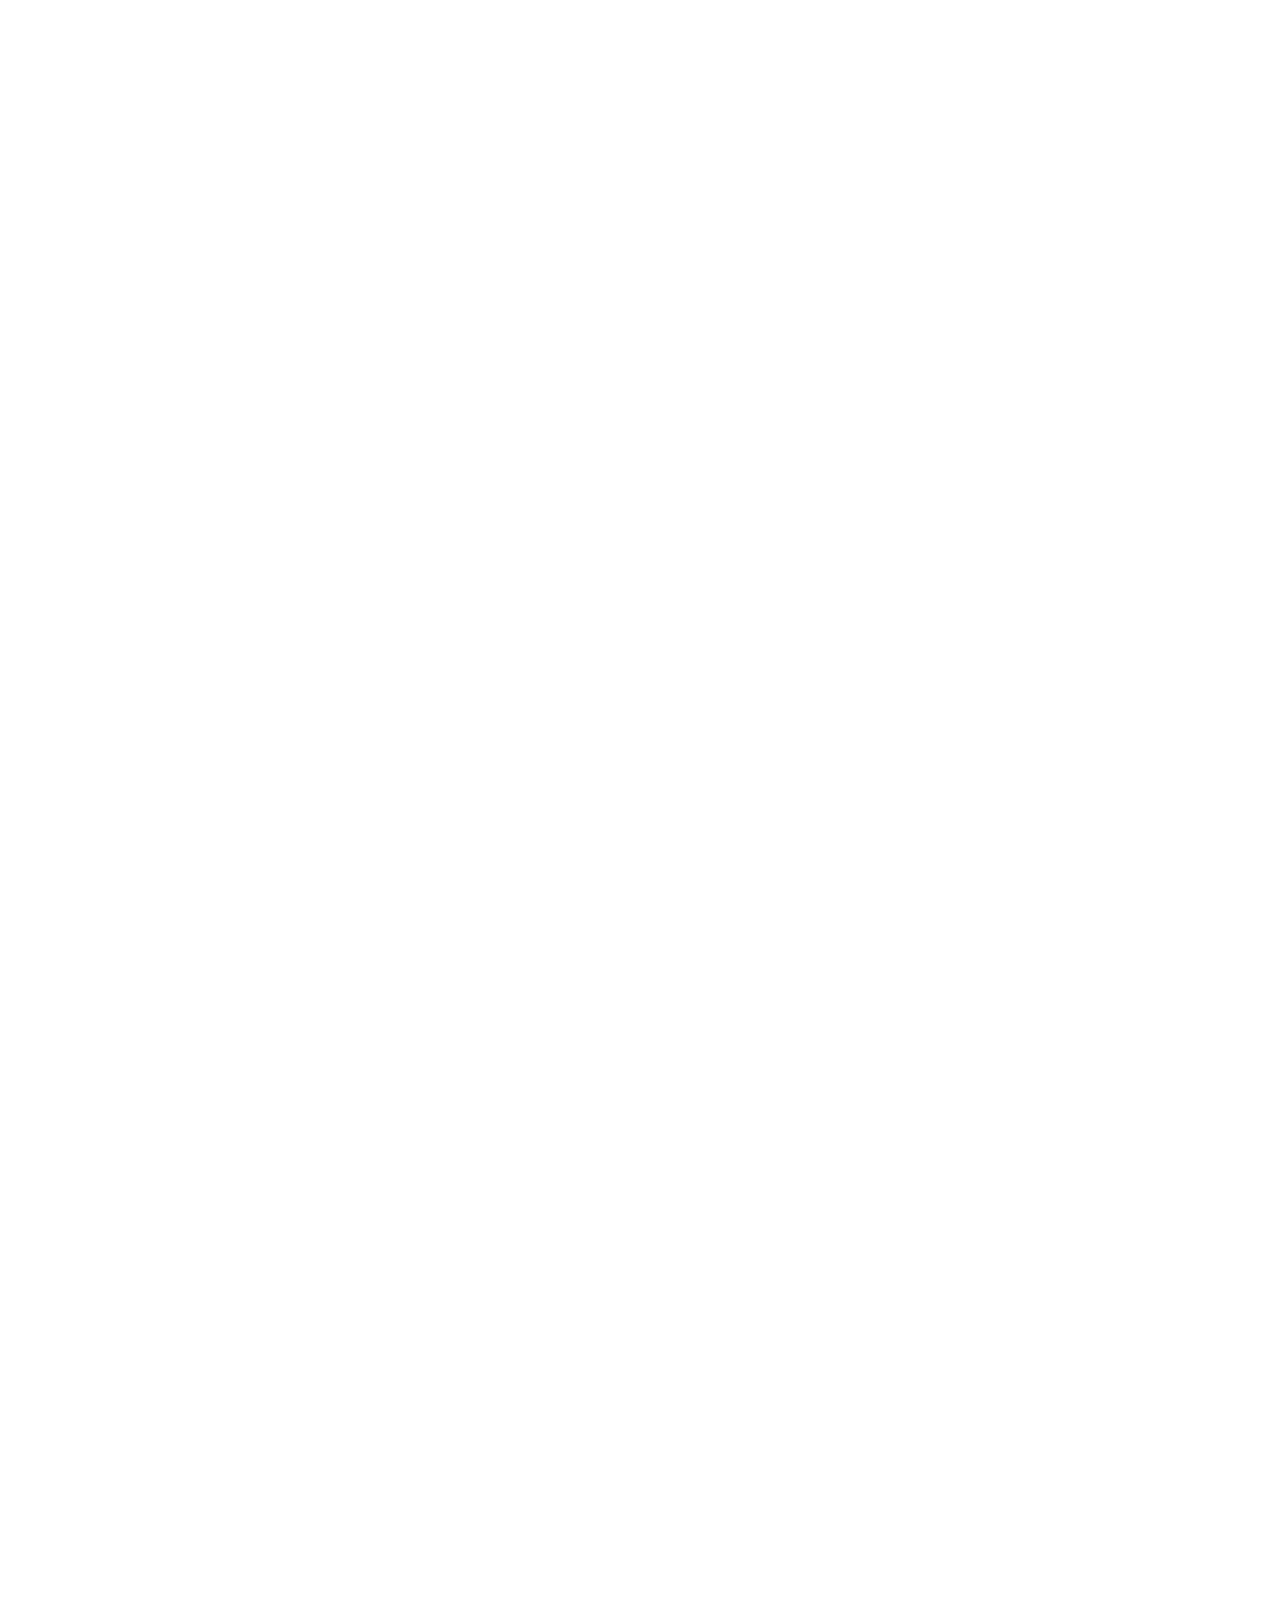
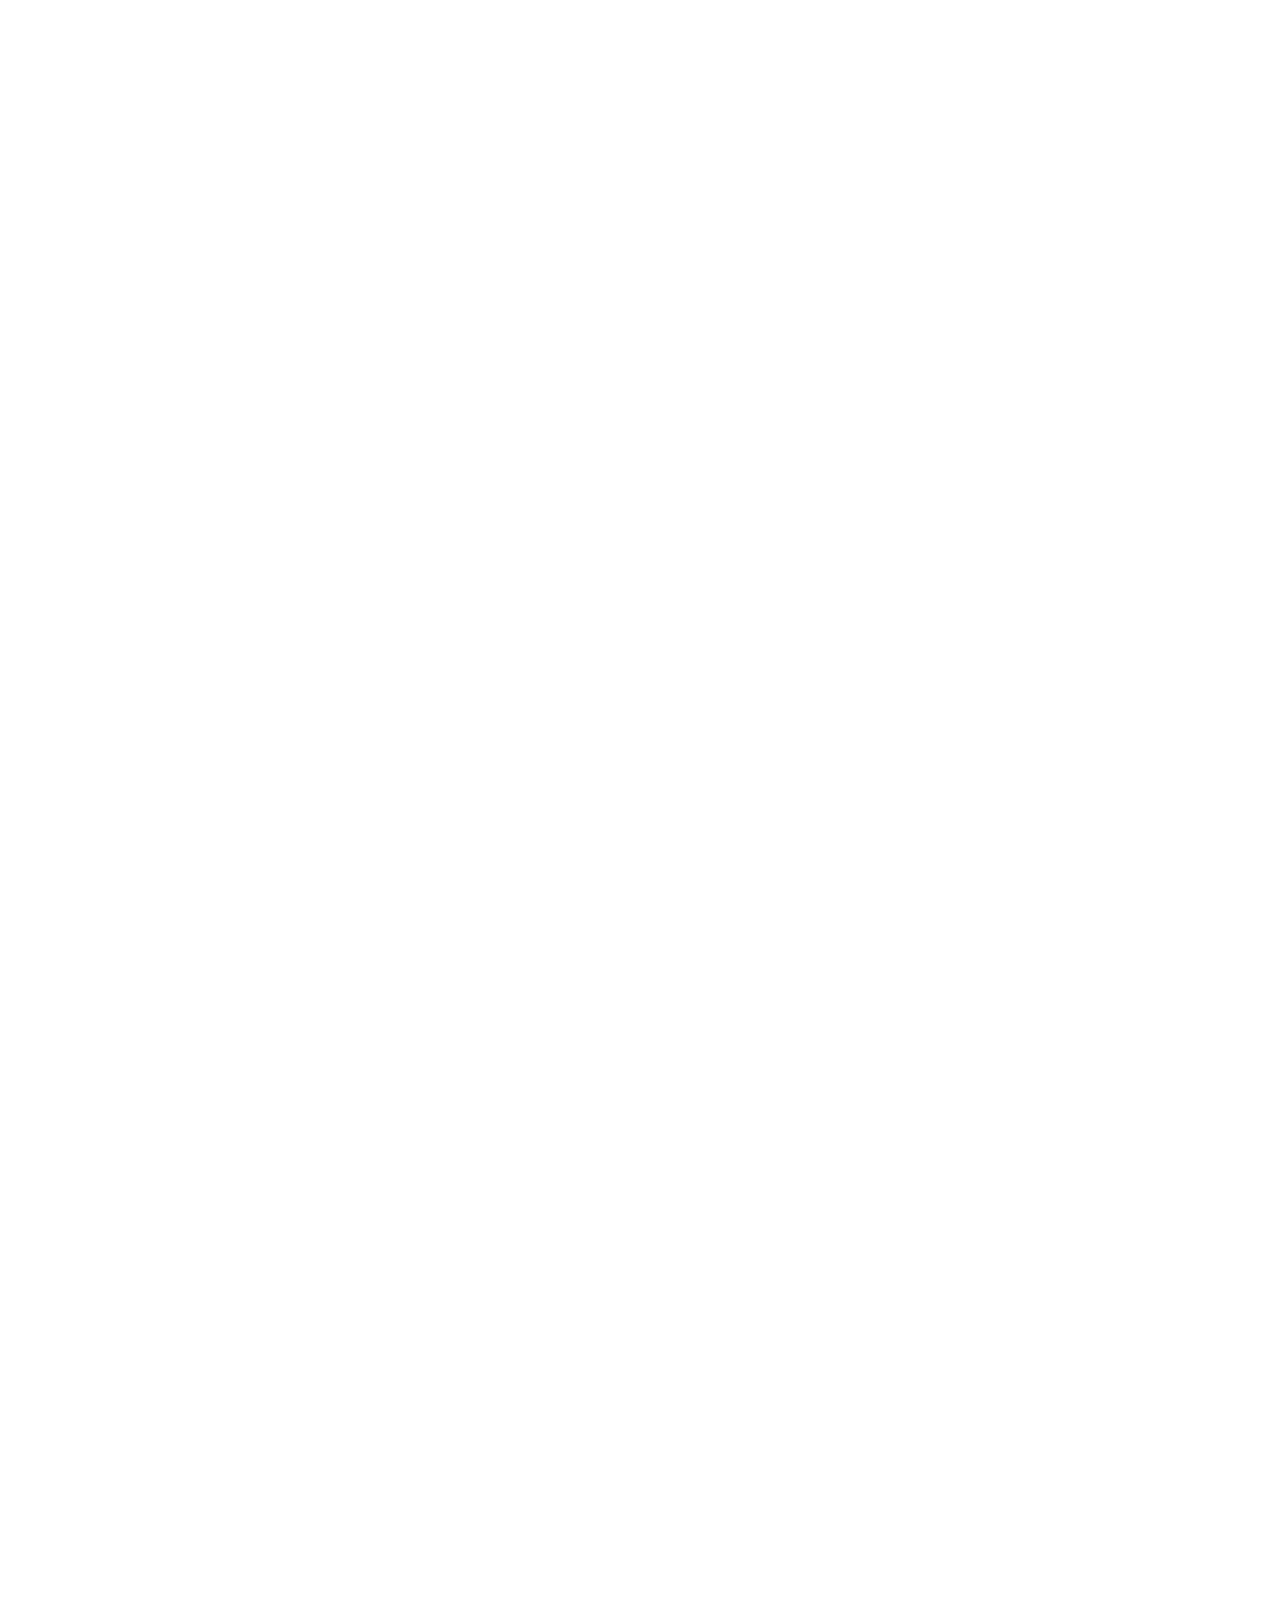
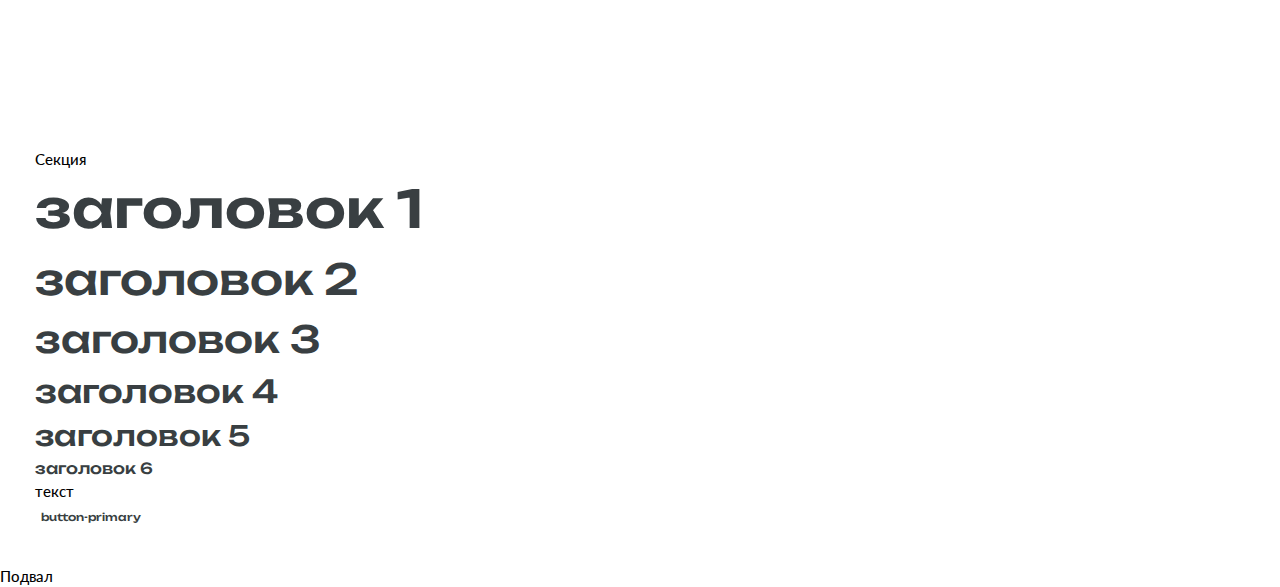
<file: RST/header.html>
<!DOCTYPE html>
<html lang="ru">

<head>
  <meta charset="UTF-8" />
  <meta name="viewport" content="width=device-width, initial-scale=1.0" />
  <title></title>
  <link rel="stylesheet" href="css/style.css" />
  <link rel="preconnect" href="https://fonts.googleapis.com" />
  <link rel="preconnect" href="https://fonts.gstatic.com" crossorigin />
  <link
    href="https://fonts.googleapis.com/css2?family=Unbounded:wght@200..900&display=swap"
    rel="stylesheet" />
  <link rel="preconnect" href="https://fonts.googleapis.com" />
  <link rel="preconnect" href="https://fonts.gstatic.com" crossorigin />
  <link
    href="https://fonts.googleapis.com/css2?family=Lato:ital,wght@0,100;0,300;0,400;0,700;0,900;1,100;1,300;1,400;1,700;1,900&family=Unbounded:wght@200..900&display=swap"
    rel="stylesheet" />
  <script src="./js/wow.min.js"></script>
  <script> new WOW().init(); </script>
  <script src="./js/scroll.js"></script>
</head>

<body >
  <header class="header" id="header">
    <div class="header__default"> <a href="" class="header__logo"> <img
          src="./img/logo.svg" alt="" /></a>
      <div class="header__menu header__menu--primary">
        <nav class="header__menu-counter">
          <ul class="menu__list">
            <li class="menu__item"> <a href="#" class="menu__link">Новости</a>
            </li>
            <li class="menu__item"> <a href="#" class="menu__link">О нас</a>
            </li>
            <li class="menu__item"> <a href="#" class="menu__link">Документы</a>
            </li>
            <li class="menu__item"> <a href="#" class="menu__link">Комитеты</a>
            </li>
            <li class="menu__item"> <a href="#" class="menu__link">Регионы</a>
            </li>
          </ul>
        </nav>
      </div>
      <div class="header__search search">
        <form action="/" class="search__form-default"> <input type="text"
            class="search__input"
            placeholder="Поиск по разделам, новостям, темам"> <span
            id="clearButtonSearch" class="search__reset">Стереть</span> <input
            type="button" class="search__button" value="Найти"> </form>
      </div>
      <div class="header__buttons"> <!-- noindex --> <a
          href="https://guide.rostourunion.ru/vstuplenie"
          class="header-join-button button-primary " rel="nofollow"
          target="_blank"> <span> Вступить в РСТ</span> </a><!-- /noindex -->
        <div class="search__icon"> <svg class="search__img" fill="none"
            xmlns="http://www.w3.org/2000/svg">
            <g id="Left icon">
              <circle cx="11" cy="11" r="5" stroke="currentColor"
                stroke-width="2" />
              <path d="M15 15L19 19" stroke="currentColor" stroke-width="2"
                stroke-linecap="round" />
            </g>
          </svg> </div>
        <div class="menu__icon"> <span></span> </div>
      </div>
      <div class="search__buttons">
        <div class="search__icon"> <svg class="search__img" fill="none"
            xmlns="http://www.w3.org/2000/svg">
            <g id="Left icon">
              <circle cx="11" cy="11" r="5" stroke="currentColor"
                stroke-width="2" />
              <path d="M15 15L19 19" stroke="currentColor" stroke-width="2"
                stroke-linecap="round" />
            </g>
          </svg> </div>
        <div class="search__close-icon"> <svg class="search__close" fill="none"
            xmlns="http://www.w3.org/2000/svg">
            <path d="M7 17L17 7" stroke="currentColor" stroke-width="2"
              stroke-linecap="round" />
            <path d="M7 7L17 17" stroke="currentColor" stroke-width="2"
              stroke-linecap="round" />
          </svg> </div>
      </div>
    </div>
    <div class="header-advanced advanced-menu">
      <div class="tabs">
        <div class="tabs__nav"> <button
            class="tabs__btn tabs__btn_active button-primary"> <span> О нас
            </span> </button> <button class="tabs__btn button-primary">
            <span>Новости</span> </button> <button
            class="tabs__btn button-primary"> <span>Документы</span> </button>
        </div>
        <div class="tabs__content">
          <div class="tabs__pane tabs__pane_show">
            <ul class="menu__list" style=" /*  */ ">
              <li class="menu__item"><a href="/" class="menu__link">Премия</a>
              </li>
              <li class="menu__item"><a href="/" class="menu__link">Проектный
                  офис по детскому туризму </a> </li>
              <li class="menu__item"><a href="/"
                  class="menu__link">Стратегические сессии </a></li>
              <li class="menu__item"><a href="/"
                  class="menu__link">Организационная структура </a></li>
              <li class="menu__item"><a href="/" class="menu__link">История</a>
              </li>
              <li class="menu__item"><a href="/" class="menu__link">Календарь
                  РСТ </a></li>
              <li class="menu__item"><a href="/" class="menu__link">30 лет РСТ
                </a></li>
              <li class="menu__item"><a href="/" class="menu__link">Россия
                  космическая </a></li>
              <li class="menu__item"><a href="/" class="menu__link">Члены РСТ
                </a></li>
              <li class="menu__item"><a href="/" class="menu__link">Проекты</a>
              </li>
              <li class="menu__item"><a href="/" class="menu__link">Электронная
                  путёвка </a></li>
              <li class="menu__item"><a href="/" class="menu__link">Программа
                  привилегий РСТ </a></li>
              <li class="menu__item"><a href="/" class="menu__link">Зарубежные
                  представители </a></li>
              <li class="menu__item"> <a href="/" class="menu__link">Правовое
                  регулирование экскурсоводов (гидов), гидов-переводчиков,
                  инструкторов-проводников </a> </li>
            </ul>
          </div>
          <div class="tabs__pane">
            <ul class="menu__list take">
              <li class="menu__item"><a href="/" target="_blank"
                  class="menu__link">Новости туризма</a></li>
              <li class="menu__item"><a href="/" target="_blank"
                  class="menu__link">Мероприятия</a></li>
              <li class="menu__item"><a href="/" target="_blank"
                  class="menu__link">Видеоновости</a></li>
            </ul>
          </div>
          <div class="tabs__pane">
            <ul class="menu__list take">
              <li class="menu__item"><a href="/"
                  class="menu__link">Нормативно-правовые акты</a></li>
              <li class="menu__item"><a href="/" class="menu__link">Горнолыжные
                  трассы и пляжи</a></li>
              <li class="menu__item"><a href="/" class="menu__link">Виды
                  туризма</a></li>
              <li class="menu__item"><a href="/"
                  class="menu__link">Санаториям</a></li>
              <li class="menu__item"><a href="/" class="menu__link">ЮНВТО</a>
              </li>
              <li class="menu__item"><a href="/"
                  class="menu__link">Туроператорам и турагентам</a></li>
              <li class="menu__item"><a href="/" class="menu__link">Поддержка
                  при COVID-19</a></li>
              <li class="menu__item"><a href="/" class="menu__link">Программа
                  привилегий РСТ</a></li>
              <li class="menu__item"><a href="/" class="menu__link">Зарубежные
                  представители</a></li>
            </ul>
          </div>
        </div>
      </div>
      <div class="header__organization-info organization-info">
        <ul class="menu__list take contact-information__contact-data" itemscope
          itemtype="https://schema.org/Organization">
          <li class="menu__item">
            <meta itemprop="name" content="Российский союз туриндустрии (РСТ)">
            <a href="tel:+74959611370" itemprop="telephone">+7 (495)
              961-13-70</a>
          </li>
          <li class="menu__item"> <a href="mailto:rst@rostourunion.ru"
              itemprop="email">rst@rostourunion.ru</a> </li>
          <li class="menu__item" itemprop="address" itemscope
            itemtype="https://schema.org/PostalAddress"> <span
              itemprop="streetAddress">ул. Садовая-Кудринская, д. 2/62/35 стр.1,
              3 этаж</span>, <span itemprop="addressLocality">Москва</span>,
            <span itemprop="postalCode">121069</span>, <span
              itemprop="addressCountry">Россия</span> </li>
        </ul>
        <ul class="menu__list take contact-information_social-network">
          <li class="menu__item"><a href="/" class="button-primary menu__link">
              <span> <svg width="24" height="24" viewBox="0 0 24 24" fill="none"
                  xmlns="http://www.w3.org/2000/svg">
                  <path fill-rule="evenodd" clip-rule="evenodd"
                    d="M16.1457 18.6955C17.1043 19.1148 17.4638 18.2362 17.4638 18.2362L20 5.49506C19.98 4.63634 18.8217 5.15557 18.8217 5.15557L4.62282 10.7273C4.62282 10.7273 3.94383 10.9669 4.00374 11.3863C4.06365 11.8057 4.60285 12.0054 4.60285 12.0054L8.17755 13.2036C8.17755 13.2036 9.25595 16.7384 9.47562 17.4174C9.67532 18.0764 9.85506 18.0964 9.85506 18.0964C10.0548 18.1762 10.2345 18.0364 10.2345 18.0364L12.5511 15.9396L16.1457 18.6955ZM16.7644 7.75179C16.7644 7.75179 17.2637 7.45223 17.2437 7.75179C17.2437 7.75179 17.3236 7.79173 17.064 8.07131C16.8243 8.31096 11.1727 13.3834 10.4138 14.0624C10.3539 14.1024 10.314 14.1623 10.314 14.2422L10.0943 16.1194C10.0544 16.3191 9.79475 16.339 9.73483 16.1593L8.79623 13.0839C8.75629 12.9641 8.79623 12.8243 8.91605 12.7444L16.7644 7.75179Z"
                    fill="currentColor" />
                </svg> </a></span></li>
          <li class="menu__item"><a href="/" class="button-primary menu__link">
              <span> <svg width="24" height="24" viewBox="0 0 24 24" fill="none"
                  xmlns="http://www.w3.org/2000/svg">
                  <path fill-rule="evenodd" clip-rule="evenodd"
                    d="M19.1485 6.58638C19.3967 6.83622 19.575 7.14688 19.6655 7.48727C20 8.74364 20 11.3636 20 11.3636C20 11.3636 20 13.9836 19.6655 15.24C19.575 15.5804 19.3967 15.8911 19.1485 16.1409C18.9002 16.3907 18.5907 16.571 18.2509 16.6636C17 17 12 17 12 17C12 17 7 17 5.74909 16.6636C5.40929 16.571 5.09977 16.3907 4.85153 16.1409C4.60328 15.8911 4.425 15.5804 4.33455 15.24C4 13.9836 4 11.3636 4 11.3636C4 11.3636 4 8.74364 4.33455 7.48727C4.425 7.14688 4.60328 6.83622 4.85153 6.58638C5.09977 6.33653 5.40929 6.15627 5.74909 6.06364C7 5.72727 12 5.72727 12 5.72727C12 5.72727 17 5.72727 18.2509 6.06364C18.5907 6.15627 18.9002 6.33653 19.1485 6.58638ZM10.3638 8.98422L10.3638 13.7424L14.5456 11.3633L10.3638 8.98422Z"
                    fill="currentColor" />
                </svg> </span> </a></li>
          <li class="menu__item"><a href="/"
              class="button-primary menu__link"><span> <svg width="24"
                  height="24" viewBox="0 0 24 24" fill="none"
                  xmlns="http://www.w3.org/2000/svg">
                  <path
                    d="M12.7145 17C7.24792 17 4.12992 13.6216 4 8H6.73829C6.82823 12.1261 8.84692 13.8739 10.4459 14.2342V8H13.0244V11.5586C14.6034 11.4054 16.2622 9.78378 16.8218 8H19.4003C18.9705 10.1982 17.1717 11.8198 15.8925 12.4865C17.1717 13.027 19.2205 14.4414 20 17H17.1617C16.5521 15.2883 15.0332 13.964 13.0244 13.7838V17H12.7145Z"
                    fill="currentColor" />
                </svg> </span> </a></li>
        </ul>
        <ul class="menu__list take contact-information__technical-information">
          <li class="menu__item"><a href="/" class="menu__link">Политика
              обработки персональных данных</a> </li>
          <li class="menu__item"><a href="/" class="menu__link">Реклама на
              сайте</a></li>
          <li class="menu__item"><a href="/" class="menu__link">Подписка на
              рассылку</a></li>
        </ul>
      </div>
    </div>
    <div class="header-search search-menu"> <span class="search__loader"></span>
    </div>
  </header>
  <main>
    <div style="height: 2000px;">
      <div class="title">Секция</div>
    </div>
    <div style="height: 2000px;"></div>
    <div class="title">Секция</div>
    </div>
    <div style="height: 2000px;">
      <div class="title">Секция</div>
    </div>
    <div style="height: 2000px;"></div>
    <div class="title">Секция</div>
    </div>
    <div class="title">
      <h1>заголовок 1</h1>
      <h2>заголовок 2</h2>
      <h3>заголовок 3</h3>
      <h4>заголовок 4</h4>
      <h5>заголовок 5</h5>
      <h6>заголовок 6</h6>
      <p>текст</p>
    </div> <button class="button-primary">button-primary</button>
  </main>
  <footer>Подвал</footer>
  <script src="js/script.js"></script>
</body>

</html>
</file>
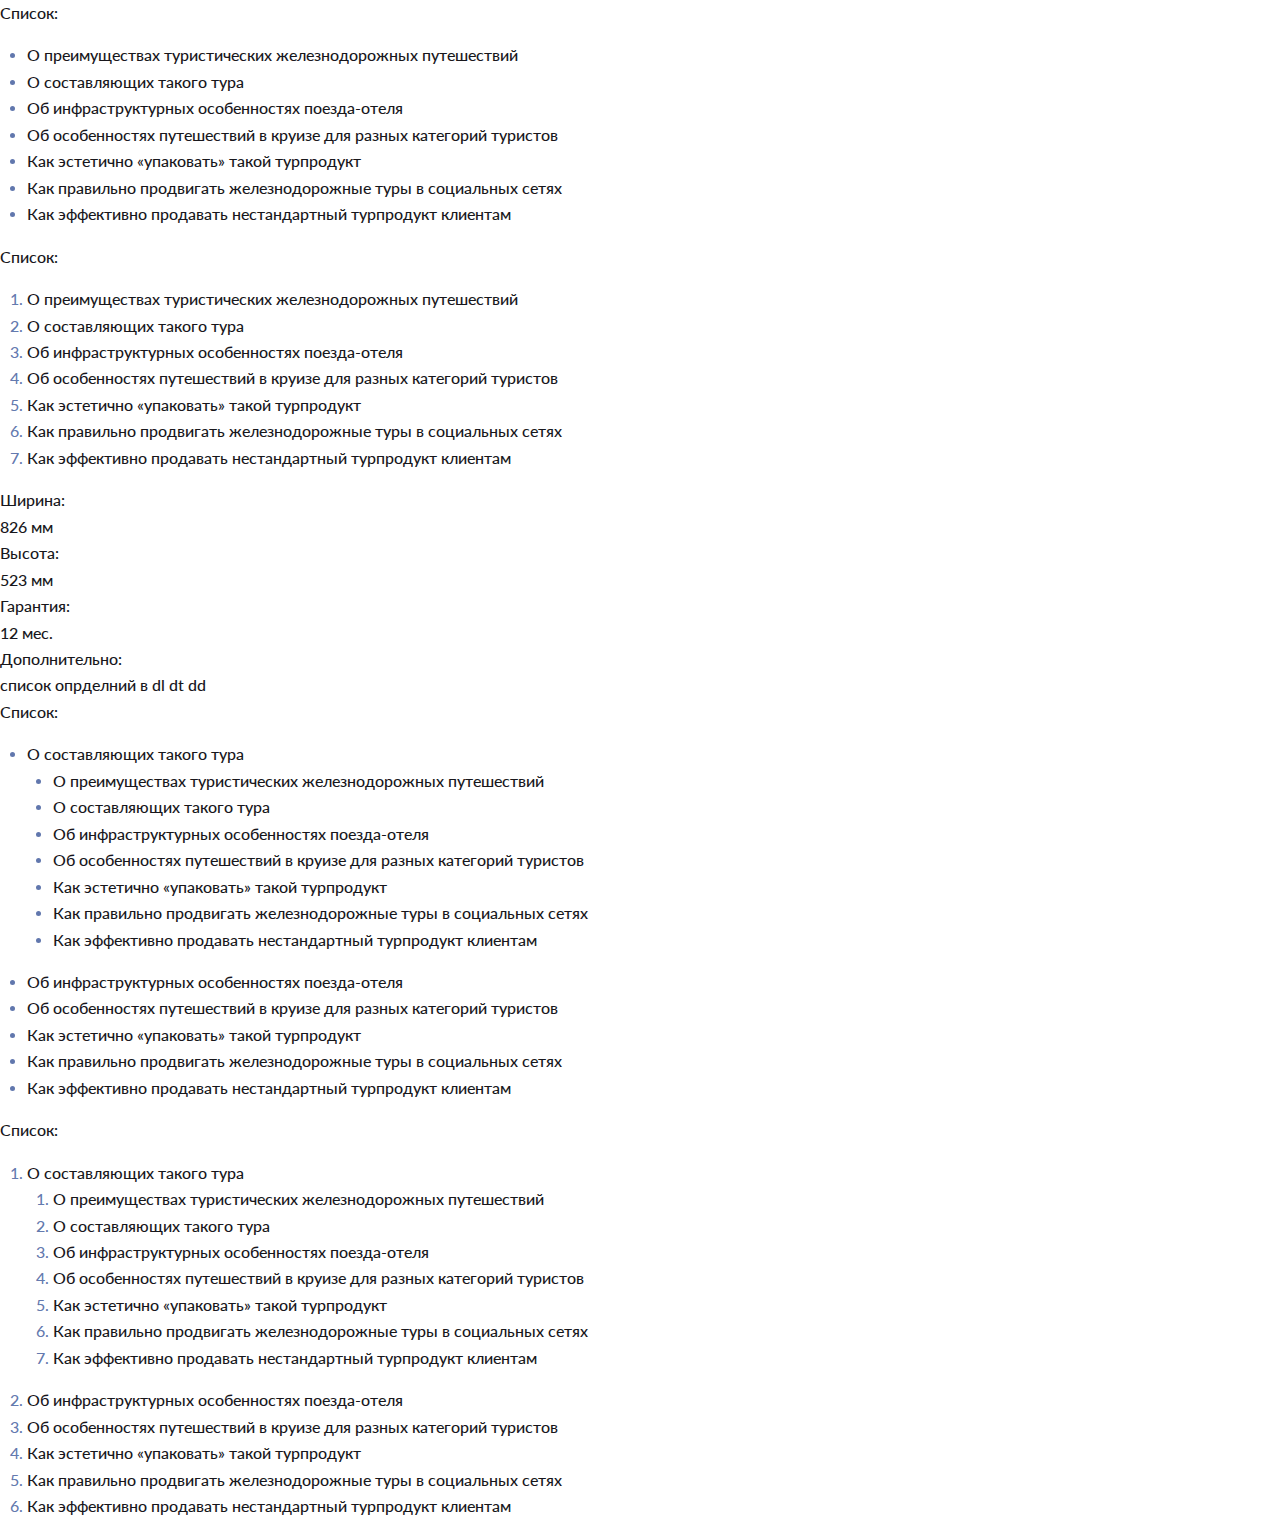
<file: RST/table.html>
<!DOCTYPE html>
<html lang="en">
  <head>
    <meta charset="UTF-8" />
    <meta name="viewport" content="width=device-width, initial-scale=1.0" />
    <link rel="stylesheet" href="./css/style.css" />
    <link rel="preconnect" href="https://fonts.googleapis.com" />
    <link rel="preconnect" href="https://fonts.gstatic.com" crossorigin />
    <link
      href="https://fonts.googleapis.com/css2?family=Unbounded:wght@200..900&display=swap"
      rel="stylesheet"
    />
    <link rel="preconnect" href="https://fonts.googleapis.com" />
    <link rel="preconnect" href="https://fonts.gstatic.com" crossorigin />
    <link
      href="https://fonts.googleapis.com/css2?family=Lato:ital,wght@0,100;0,300;0,400;0,700;0,900;1,100;1,300;1,400;1,700;1,900&family=Unbounded:wght@200..900&display=swap"
      rel="stylesheet"
    />
    <style>
      .news__text ol,
      .news__text ul {
        padding-left: 2.08vw;
        margin-bottom: 1.25vw;
      }
      .news__text ul li {
        list-style-type: disc;
      }
      .news__text ol li {
        list-style-type: decimal;
      }
      .news__text ul li::marker,
      .news__text ol li::marker {
        color: #556da7ed;
      }
      dl {
      }
      dt {
        font: 500 16px/1.7 var(--font-unbounded);
      }
      dd {
        font: 400 16px/1.7 var(--font-lato);
      }
    </style>
  </head>

  <body>
    <section class="news__text">
      <p>Список:</p>
      <ul>
        <li>О преимуществах туристических железнодорожных путешествий</li>
        <li>О составляющих такого тура</li>
        <li>Об инфраструктурных особенностях поезда-отеля</li>
        <li>
          Об особенностях путешествий в круизе для разных категорий туристов
        </li>
        <li>Как эстетично «упаковать» такой турпродукт</li>
        <li>
          Как правильно продвигать железнодорожные туры в социальных сетях
        </li>
        <li>Как эффективно продавать нестандартный турпродукт клиентам</li>
      </ul>
      <p>Список:</p>
      <hr />

      <ol>
        <li>О преимуществах туристических железнодорожных путешествий</li>
        <li>О составляющих такого тура</li>
        <li>Об инфраструктурных особенностях поезда-отеля</li>
        <li>
          Об особенностях путешествий в круизе для разных категорий туристов
        </li>
        <li>Как эстетично «упаковать» такой турпродукт</li>
        <li>
          Как правильно продвигать железнодорожные туры в социальных сетях
        </li>
        <li>Как эффективно продавать нестандартный турпродукт клиентам</li>
      </ol>

      <hr />

      <dl>
        <dt>Ширина:</dt>
        <dd>826 мм</dd>
        <dt>Высота:</dt>
        <dd>523 мм</dd>
        <dt>Гарантия:</dt>
        <dd>12 мес.</dd>
        <dt>Дополнительно:</dt>
        <dd>
          список опрделний в dl dt dd
        </dd>
      </dl>
      <p>Список:</p>
      <ul>
  
        <li>О составляющих такого тура          <ul>
          <li>О преимуществах туристических железнодорожных путешествий</li>
          <li>О составляющих такого тура</li>
          <li>Об инфраструктурных особенностях поезда-отеля</li>
          <li>
            Об особенностях путешествий в круизе для разных категорий туристов
          </li>
          <li>Как эстетично «упаковать» такой турпродукт</li>
          <li>
            Как правильно продвигать железнодорожные туры в социальных сетях
          </li>
          <li>Как эффективно продавать нестандартный турпродукт клиентам</li>
        </ul></li>
        <li>Об инфраструктурных особенностях поезда-отеля</li>
        <li>
          Об особенностях путешествий в круизе для разных категорий туристов
        </li>
        <li>Как эстетично «упаковать» такой турпродукт</li>
        <li>
          Как правильно продвигать железнодорожные туры в социальных сетях
        </li>
        <li>Как эффективно продавать нестандартный турпродукт клиентам</li>
      </ul>
      <p>Список:</p>
      <ol>
  
        <li>О составляющих такого тура          <ol>
          <li>О преимуществах туристических железнодорожных путешествий</li>
          <li>О составляющих такого тура</li>
          <li>Об инфраструктурных особенностях поезда-отеля</li>
          <li>
            Об особенностях путешествий в круизе для разных категорий туристов
          </li>
          <li>Как эстетично «упаковать» такой турпродукт</li>
          <li>
            Как правильно продвигать железнодорожные туры в социальных сетях
          </li>
          <li>Как эффективно продавать нестандартный турпродукт клиентам</li>
        </ol></li>
        <li>Об инфраструктурных особенностях поезда-отеля</li>
        <li>
          Об особенностях путешествий в круизе для разных категорий туристов
        </li>
        <li>Как эстетично «упаковать» такой турпродукт</li>
        <li>
          Как правильно продвигать железнодорожные туры в социальных сетях
        </li>
        <li>Как эффективно продавать нестандартный турпродукт клиентам</li>
      </ol>
    </section>
  </body>
</html>
</file>
<file: RST — копия/css/style.css>
@charset "UTF-8";
/*  */



/*  */
:root {
  --radius: 1.67vw;
  --animation-speed: 300ms;
  --transition-timing-function: ease-in;
  --animation-position-start: center;
  --animation-size: 0;
  --margin-side: 6.25vw;
  --margin-upper-lower: 1.5vw;
  --gap-items: 1.04vw;
  --color-1: #D9D9D9;
  --color-2: #3f4346;
  --color-3: #4e4c4c;
  --color-4: #556da7;
  --color-5: #ffffff;
  --color-6: #404446;
  --color-7: #d2d2d2;
  --color-8: #f0f0f0;
  --color-9: #d8e0f4;
  --color-10: #8493b9;
  --color-11: #505050;
  --color-12: #393f42;
  --color-13: #4a4242;
  --color-14: #c5c0c0;
  --color-15: #18171C;
  --font-unbounded: "Unbounded";
  --font-lato: "Lato";
  --font-size: clamp(0.875rem, 0.85rem + 0.13vw, 1rem);
  --site-size: 1920px;
}
*,
::before,
::after {
  text-decoration: none;
  transition: var(--animation-speed) var(--transition-timing-function);
  margin: 0;
  padding: 0;
  border: 0;
  color: inherit;
  scrollbar-width: thin;
  scrollbar-color: var(--color-4) var(--color-5);
  font-weight: 500;
  list-style: none;
  outline: none;
  box-sizing: border-box;
}
:active,
:focus,
:target,
:focus-within,
:focus-visible{

}
body {
  margin: 0 auto;
  padding: 0;
  max-width: var(--site-size);
  width: 100%;
  font-size: var(--font-size);
  font-family: var(--font-lato);
  text-rendering: optimizeSpeed;
  scroll-behavior: smooth;
  -webkit-text-size-adjust: 100%;
  -moz-text-size-adjust: 100%;
  -ms-text-size-adjust: 100%;
  text-size-adjust: 100%;
  text-underline-offset: auto;
  text-underline-position: under;
  text-wrap: pretty;
  /* font-optical-sizing: auto; */
  font-style: normal;
  line-height: 1.5;
  font-weight: 400;
  font: 400 clamp(0.875rem, 0.85rem + 0.13vw, 1rem)/1.5 var(--font-lato)
}

:where(h1, h2, h3, h4, h5, h6, strong, .h1, .h2, .h3, .h4, .h5, .h6, button) {
  font-family: var(--font-unbounded);
  color: var(--color-12);
  transition: background .25s;
}

:where(h1, .h1) {
  font-size: clamp(2.25rem, 2.05rem + 1vw, 3.25rem);

}

:where(h2, .h2) {
  font-size: clamp(2.125rem, 1.95rem + 0.88vw, 3rem);
}:where(h3, .h3) {
  font-size: clamp(1.875rem, 1.725rem + 0.75vw, 2.625rem);

}

:where(h4, .h4) {
  font-size: clamp(1.563rem, 1.425rem + 0.69vw, 2.25rem);
}

:where(h5, .h5) {
  font-size: clamp(1.375rem, 1.25rem + 0.63vw, 2rem);
  
}
:where(h6, .h6) {
  font-size: clamp(1rem, 0.875rem + 0.63vw, 1.625rem);
}


img {
  width: 100%;
  height: 100%;
  object-fit: cover;
}

::-moz-selection {
  background: var(--color-7);
  color: var(--color-4);
}

::selection {
  background: var(--color-7);
  color: var(--color-4);
}

*:hover {
  -webkit-transition: var(--animation-speed) var(--transition-timing-function);
  -o-transition: var(--animation-speed) var(--transition-timing-function);
  transition: var(--animation-speed) var(--transition-timing-function);
}

input[type="color"],
input[type="date"],
input[type="datetime"],
input[type="datetime-local"],
input[type="email"],
input[type="month"],
input[type="number"],
input[type="password"],
input[type="search"],
input[type="tel"],
input[type="text"],
input[type="time"],
input[type="url"],
input[type="week"],
select,
textarea {
  font: 400 clamp(0.875rem, 0.85rem + 0.13vw, 1rem)/2 var(--font-lato);
color: #626875;
}

input:optional {}

input:required {}

input:valid {}

:focus {}

:disabled {}

:indeterminate {}

:visited {}

:link {}

:default {}



body.lock {
  /* overflow: hidden; - блокировка прокрутки страницы*/ 
}


/*  */
.button-primary {
  border-radius: 2.19vw;

  font-size: 0.83vw;
  height: 3.02vw;
  width: 13.49vw;
  display: -webkit-box;
  display: -ms-flexbox;
  display: flex;
  -webkit-box-align: center;
  -ms-flex-align: center;
  align-items: center;
  -webkit-box-pack: center;
  -ms-flex-pack: center;
  justify-content: center;
  text-align: center;
  position: relative;
  transition: calc(var(--animation-speed) * 0.8) var(--transition-timing-function);
  overflow: hidden;
  cursor: pointer;


  /* border: solid var(--color-1) 0.05vw; */
  border-radius: 0.83vw;
  padding: 0.52vw;
  width: 8.85vw;
  text-align: center;
  height: 2.08vw;
  display: flex;
  justify-content: center;
  align-items: center;
}

.button-primary span {
  z-index: 1;
  transition: calc(var(--animation-speed) * 0.8) var(--transition-timing-function);
}

.button-primary:hover {
  color: #475DB5;
  transition: calc(var(--animation-speed) * 0.8) var(--transition-timing-function);
}

.button-primary:before {
  content: "";
  position: absolute;
  left: 0;
  top: 0;
  width: 100%;
  height: 100%;
  background-color: #EBF4FF;
  -webkit-clip-path: circle(var(--animation-size) at center);
  clip-path: circle(var(--animation-size) at center);
  transition: calc(var(--animation-speed) * 2) var(--transition-timing-function);
}

.button-primary:hover:before {
  --animation-size: 100%;
}
.wave {
  background: rgba(255, 255, 255, .4);
  border-radius: 50%;
  transform: scale(0);
  animation: wave .5s linear;
  pointer-events: none;
  position: absolute;
}

@keyframes wave {
  100% {
   transform: scale(2);
   opacity: 0;
  }
}

/*--------------------/Обнуление, body--------------------*/

/*--------------------Шапка--------------------*/
.header {
  background-color: var(--color-5);
  margin: 2.71vw 2.71vw 0 2.71vw;
  padding: 0.83vw 1.25vw;
  border-radius: 1.20vw;
  border: solid var(--color-1) 0.05vw;
  display: flex;
  justify-content: space-between;
  align-items: flex-start;
  position: sticky;
  top: 0;
  backdrop-filter: blur(10px);
  transition: top calc(var(--animation-speed)*2);
  z-index: 100;
  height: 4.38vw;
}

.header__logo {
  display: flex;
  align-items: center;
  justify-content: flex-start;
  align-content: center;
  flex: 0 0 20%;

}
.header__logo img {
  text-decoration: none;
  width: 2.60vw;
  height: 2.60vw;

}
.header__control-button{
  display: flex;
align-items: center;
justify-content: space-around;
align-content: center;
flex: 0 0 20%;
}
.header:has(.search__body.active) .header__menu,
.header:has(.search__body.active) .header__control-button > .search__icon
.header:has(.search__body.active) .header__control-button > .header__menu.menu,
.header:has(.search__body.active) .header__control-button > .rst__follow{
  opacity: 0.4;
  /* height: 0; */
}
/*  */
.header--active-search{
  height: 35vw;
  transition: 2s;
}
.rst__follow--remove,
.menu__icon--remove,
.header__menu--remove
{
  transform: scale(0) translateY(-100%);
}
.search__form-default{
transform: scale(1) translateY(0%);


}
.search__form--active{
  transform: scale(1) translateY(0%);
}
/*--------------------/Шапка--------------------*/
/*--------------------Меню--------------------*/


 .menu__icon span:before,
 .menu__icon:after,
 .menu__icon:before,
 .menu__icon span {
   /* display: block; */
   position: absolute;
   top: 50%;
   left: 0.125em;
   background-color: #18171c;
   width: 0.75em;
   height: 2px;
   border-radius: 0.1em;
   z-index: 10;
 }
 
 .menu__icon,
 .search__icon {
   font-size: 24px;
   width: 24px;
   height: 24px;
   display: inline-block;
   position: relative;
   background-color: transparent;
   border: 0;
   padding: 0;
   outline: none;
   user-select: none;
   touch-action: manipulation;
   cursor: pointer;
 }
 
 .menu__icon span {
   margin-top: -0.025em;
 }
 
 .menu__icon:before {
   content: "";
   margin-top: -0.275em;
 }
 
 .menu__icon:after {
   content: "";
   margin-top: 0.225em;
   width: 0.55em;
 }
 
 .menu__icon:before,
 .menu__icon:after {
   transition: 0.2s ease 0.2s;
 }
 
 .menu__icon:after {
   left: auto;
   right: 0.125em;
 }
 
 .menu__icon span {
   transition: 0.2s;
 }
 
 .menu__icon span:before {
   content: "";
   transition: inherit;
   left: 0;
   top: 0;
 }
 
 .menu__icon.active:before,
 .menu__icon.active:after {
   transition: 0.2s ease;
   width: 0;
 }
 
 .menu__icon.active span {
   transform: rotate(45deg);
   transition: 0.2s ease 0.2s;
 }
 
 .menu__icon.active span:before {
   transform: rotate(-90deg);
 }
 
  

  .menu__body, .search__body {
    position: absolute;
    left: 0;
    height: 0vh;
    width: 100%;
    transition: 0.7s all;

    
  }
  .search__form{
    /* display: none; */
    background-color: #00ab78;
    height: 0;
    }
.menu__body.active,
.search__body.active {

  /* z-index: 90; */
  height: 55vh;
  overflow: visible;

}


.menu__list {
    display: flex;
    /*  */
    /* gap: 2.71vw; */
}
.menu__list.contact-information__technical-information{
  flex-direction: column;
}

.take{
opacity: 0;
}
.menu__body.active .take,
.search__form.active{
  opacity: 1;
  transform: translateX(0%);
  transition: opacity 0.3s ease, transform 0.3s ease, color 0.3s ease;
}


.menu__body.active .menu__counter{
  padding: 0.83vw 1.25vw;
}

.menu__counter{

  gap: 1.25vw;
  height: 100%;
  width: 100%;
  background-color: white;
  overflow: auto;
  display: flex;
  flex-direction: row;
  border-radius: 0 0 1.67vw 1.67vw;
  justify-content: flex-start;
  
}


.menu__body.active .menu__item{
 font: 14px;
}

.menu__link {
  color: var(--color-15);
  text-decoration: none;
    font-size: 1.17vw;
    line-height: 1.95vw;
}

.menu__link:hover {
  text-decoration: underline;
}


.menu__item{
  font-size: 16px;
  line-height: 2;
  font-weight: 400;
  font-family: var(--font-lato), sans-serif;
}
.menu__item img {
  width: 3.2vw;
}

/*--------------------/Меню--------------------*/
body, html{
  scrollbar-3dlight-color: transparent;
  scrollbar-shadow-color: transparent;
  scrollbar-track-color: transparent;
  scrollbar-highlight-color: transparent;
  scrollbar-darkshadow-color: transparent;
  scrollbar-face-color: var(--color-3);
  scrollbar-base-color: var(--color-4);
  scrollbar-arrow-color:  var(--color-3);
}

/*  */

a:not(:has(img)) {
	position: relative;
	cursor: pointer;
	color: var(--color-2);
	text-decoration: none !important;
	-webkit-transition: var(--animation-speed);
	-o-transition: var(--animation-speed);
	transition: var(--animation-speed);
}


 a:not(:has(img)):hover {
	color: var(--color-2);
	-webkit-transition: var(--animation-speed);
	-o-transition: var(--animation-speed);
	transition: var(--animation-speed);
}
a:not(:has(img)):after {
	content: "";
	display: block;
	position: absolute;
	left: 0;
	bottom: -1px;
	width: 0;
	height: 1px;
	background-color: var(--color-3);
	-webkit-transition: width var(--animation-speed);
	-o-transition: width var(--animation-speed);
	transition: width var(--animation-speed);
}
 a:not(:has(img)):hover:after {
	content: "";
	width: 50%;
	display: block;
	position: absolute;
	left: 0;
	bottom: -1px;
	height: 1px;
	background-color: var(--color-3);
	-webkit-transition: width var(--animation-speed);
	-o-transition: width var(--animation-speed);
	transition: width var(--animation-speed);
}




.tabs {
    display: flex;
   flex: 0 0 65%;
}

.tabs__nav {
  font-size: 20px;
  font-weight: 500;
    display: flex;
    flex-wrap: wrap;
    list-style-type: none;
    margin: 0;
    flex-direction: column;
    font-family: var(--font-unbounded);
    flex: 0 0 25%;
    border-right: 1px solid #D9D9D9;

}
.tabs__btn {
  text-align: center;
  cursor: pointer;
  background: inherit;
  text-align: left;
  display: flex;
  justify-content: flex-start;
}

.tabs__btn_active {
  background: #EBF4FF;
  color: #475DB5;
  cursor: default;
}

.tabs__btn:not(.tabs__btn_active):hover,
.tabs__btn:not(.tabs__btn_active):focus {
  background-color: #EBF4FF;
}

.tabs__content {
  gap: 0;
  height: 100%;
  width: 100%;
  background-color: white;
  overflow: auto;
  display: flex;
  flex-direction: row;
  max-width: 94.5vw;
  justify-content: space-between;
  font-family: var(--font-lato);
  max-width: 80vw;
}

.tabs__pane {
  display: none;
}

.tabs__pane_show {
  display: flex;
 
  transition: opacity 0.2s ease, transform 0.3s ease;
}







.contact-information__contact-data{
  display: flex;
  flex: 0 0 25%;
  flex-direction: column;
}
.contact-information_social-network{
  display: flex;
  flex-direction: row;
}
.contact-information_social-network img{
  width: 1.25vw;
  height: 1.25vw;
  color: #425C9D;
}
.contact-information_social-network .button-primary{
  color: #425C9D;
  background: #EBF4FF;
  transition: 0.3s;
  width: 2.08vw;
  height: 2.08vw;
  padding: 1.5vw;
  display: flex;
  align-content: center;
  justify-content: center;
  line-height: 0;
}
.contact-information_social-network .button-primary:hover{
  color: var(--color-5);
  background-color: #8498CD;
  transition: 0.3s;
}
.contact-information_social-network .button-primary:hover span{
  transition: 0.3s;
}

.contact-information_social-network{
  display: flex;
  gap: 0.42vw;
  justify-content: flex-start;
}
.tabs__pane .menu__list{
  /* display: grid;
  grid-template-columns: repeat(auto-fit, minmax(180px, 1fr));
  grid-gap: 1.25vw;
  width: 100%; */
}

.header__menu-counter .menu__list{
  display: flex;
  flex-direction: row;
  gap: 2.71vw;
}
.contact-information__contact-data [href^="tel:"]{
  font-size: 20px;
  font-weight: 500;
  line-height: 26px;
  text-align: left;
  font-family: var(--font-unbounded);
}
.contact-information__contact-data [href^="mailto:"]{
  font-size: 16px;
  font-weight: 400;
  line-height: 20px;
  text-align: left;
  font-family: var(--font-unbounded);
}



.tabs__pane .menu__list{
  display: flex;
  flex-wrap: wrap;
  padding: 0 0.52vw;
}
.tabs__pane .menu__item{
    display: block;
    width: 50%;
}

main{
  margin: 2.71vw;
}

@media only screen and (max-width: 768px) {
  .header > .header__menu{
    display: none;
  }
  .header__logo {
    flex: 0 0 50%;
}
}
</file>
<file: RST/css/style.css>
@charset "UTF-8";
/*  */

/*  */
:root {
  --radius: 1.67vw;
  --animation-speed: 300ms;
  --transition-timing-function: ease-in;
  --animation-position-start: center;
  --animation-size: 0;
  --margin-side: 6.25vw;
  --margin-upper-lower: 1.5vw;
  --gap-items: 1.04vw;
  --color-1: #d9d9d9;
  --color-2: #3f4346;
  --color-3: #4e4c4c;

  --color-6: #404446;
  --color-7: #d2d2d2;
  --color-8: #f0f0f0;

  --color-11: #505050;
  --color-12: #393f42;
  --color-13: #4a4242;
  --color-14: #c5c0c0;

  --color-4: #556da7;
  --color-5: #ffffff;
  --color-9: #d8e0f4;
  --color-10: #8493b9;
  --color-231: #626875;
  --color-232: #d9d9d9;
  --color-233: #18171c;
  --color-234: #18171c;
  --color-235: #475db5;
  --color-236: #ebf4ff;
  --font-headings: 'Unbounded';
  --font-text: 'Lato';
  --font-size: clamp(0.875rem, 0.85rem + 0.13vw, 1rem);
  --site-size: 1920px;
}

*,
::before,
::after {
  text-decoration: none;
  transition: var(--animation-speed) var(--transition-timing-function);
  margin: 0;
  padding: 0;
  border: 0;
  color: inherit;
  scrollbar-width: thin;
  scrollbar-color: var(--color-4) var(--color-5);
  font-weight: 500;
  list-style: none;
  outline: none;
  box-sizing: border-box;
}

:active,
:focus,
:target,
:focus-within,
:focus-visible {
}

body {
  margin: 0 auto;
  padding: 0;
  max-width: var(--site-size);
  width: 100%;
  font-size: var(--font-size);
  font-family: var(--font-text);
  text-rendering: optimizeSpeed;
  scroll-behavior: smooth;
  text-size-adjust: 100%;
  text-underline-offset: auto;
  text-underline-position: under;
  text-wrap: pretty;
  /* font-optical-sizing: auto; */
  font-style: normal;
  font: 400 clamp(0.875rem, 0.85rem + 0.13vw, 1rem) / 1.5 var(--font-text),
    sans-serif;
}

:where(h1, h2, h3, h4, h5, h6, strong, .h1, .h2, .h3, .h4, .h5, .h6, button) {
  font-family: var(--font-headings);
  color: var(--color-12);
  transition: background 0.25s;
}

:where(h1, .h1) {
  font: 700 clamp(1.438rem, 1.325rem + 0.56vw, 2rem) / 1.5 var(--font-headings),
    sans-serif;
}

:where(h2, .h2) {
  font-size: clamp(2.125rem, 1.95rem + 0.88vw, 3rem);
}

:where(h3, .h3) {
  font-size: clamp(1.875rem, 1.725rem + 0.75vw, 2.625rem);
}

:where(h4, .h4) {
  font-size: clamp(1.563rem, 1.425rem + 0.69vw, 2.25rem);
}

:where(h5, .h5) {
  font-size: clamp(1.375rem, 1.25rem + 0.63vw, 2rem);
}

:where(h6, .h6) {
  font-size: clamp(0.875rem, 0.85rem + 0.13vw, 1rem);
}

img {
  width: 100%;
  height: 100%;
  object-fit: cover;
}

::-moz-selection {
  background: var(--color-7);
  color: var(--color-4);
}

::selection {
  background: var(--color-7);
  color: var(--color-4);
}

*:hover {
  -webkit-transition: var(--animation-speed) var(--transition-timing-function);
  -o-transition: var(--animation-speed) var(--transition-timing-function);
  transition: var(--animation-speed) var(--transition-timing-function);
}

input[type='color'],
input[type='date'],
input[type='datetime'],
input[type='datetime-local'],
input[type='email'],
input[type='month'],
input[type='number'],
input[type='password'],
input[type='search'],
input[type='tel'],
input[type='text'],
input[type='time'],
input[type='url'],
input[type='week'],
select,
textarea {
  font: 400 clamp(0.875rem, 0.85rem + 0.13vw, 1rem) / 2 var(--font-text);
  color: var(--color-231);
  appearance: none;
}

input:optional {
}

input:required {
}

input:valid {
}

:focus {
}

:disabled {
}

:indeterminate {
}

:visited {
}

:link {
}

:default {
}

a,
a:hover {
  text-decoration: none !important;
}

/* Компонеты */
.button-primary {
  --default-color: var(--color-5);
  --button-height: 2.08vw;
  --button-width: 8.85vw;
  border-radius: 2.19vw;
  width: initial;
  background: var(--default-color, --color-5);
  font-size: 0.83vw;
  height: var(--button-height, 2.71vw);
  width: var(--button-width, max-content);
  display: flex;
  align-items: center;
  justify-content: center;
  text-align: center;
  position: relative;
  transition: calc(var(--animation-speed) * 0.8)
    var(--transition-timing-function);
  overflow: hidden;
  cursor: pointer;
  border-radius: 0.83vw;
  padding: 0.52vw;
  text-align: center;
  display: flex;
  justify-content: center;
  align-items: center;
}

.button-primary span {
  --default-color-text: var(--color-233);
  z-index: 1;
  color: var(--default-color-text, --color-233);
  transition: calc(var(--animation-speed) * 0.8)
    var(--transition-timing-function);
}

.button-primary:hover {
  --color-button-hover: var(--color-235);
  color: var(--color-button-hover, --color-235);
  transition: calc(var(--animation-speed) * 0.8)
    var(--transition-timing-function);
}

.button-primary:before {
  --button-overlay: var(--color-236);
  content: '';
  position: absolute;
  left: 0;
  top: 0;
  width: 100%;
  height: 100%;
  background-color: var(--button-overlay, --color-236);
  clip-path: circle(var(--animation-size) at center);
  transition: calc(var(--animation-speed) * 2) var(--transition-timing-function);
}

.button-primary:hover:before {
  --animation-size: 100%;
}
.wave {
  background: rgba(255, 255, 255, 0.4);
  border-radius: 50%;
  transform: scale(0);
  animation: wave 0.5s linear;
  pointer-events: none;
  position: absolute;
}

@keyframes wave {
  100% {
    transform: scale(2);
    opacity: 0;
  }
}

table {
  text-decoration: none;
  border-collapse: collapse;
  width: 100%;
  text-align: center;
  color: var(--color-234);
  font: 500 clamp(0.938rem, 0.925rem + 0.06vw, 1rem) / 1.7 var(--font-text),
    sans-serif;
  margin-bottom: 1.25vw;
}

caption,
thead,
tfoot {
  font: 600 clamp(0.938rem, 0.925rem + 0.06vw, 1rem) / 1.7 var(--font-headings),
    sans-serif;
  background: var(--color-9);
  color: var(--color-10);
  padding: 0.52vw 0.78vw;
}

table:has(caption) caption {
  border-top-left-radius: 10px;
  border-top-right-radius: 10px;
}

table:not(:has(caption)) thead tr:first-child th:first-child {
  border-top-left-radius: 10px;
}

table:not(:has(caption)) thead tr:first-child th:last-child {
  border-top-right-radius: 10px;
}

table:not(:has(thead)) tbody tr:first-child td:first-child {
  border-top-left-radius: 10px;
}

table:not(:has(thead)) tbody tr:first-child td:last-child {
  border-top-right-radius: 10px;
}

thead {
  position: sticky;
  top: 0;
}

table:has(tfoot) tfoot tr:last-child td:first-child {
  border-bottom-left-radius: 10px;
}

table:has(tfoot) tfoot tr:last-child td:last-child {
  border-bottom-right-radius: 10px;
}

table:not(:has(tfoot)) tbody tr:last-child td:first-child {
  border-bottom-left-radius: 10px;
}

table:not(:has(tfoot)) tbody tr:last-child td:last-child {
  border-bottom-right-radius: 10px;
}

tr {
}

tr:nth-child(1n + 1) {
  background: var(--color-9);
}

tr:nth-child(2n + 1) {
  background: var(--color-5);
}

th,
tfoot td {
  background: var(--color-9);
  color: var(--color-10);
  padding: 0.52vw 0.78vw;
}

td {
  text-align: center;
  padding: 0.78vw 0.52vw;
}

table td,
table th {
  vertical-align: middle;
  border: 0.05vw solid var(--color-5);
}

tbody tr:hover {
  background: var(--color-10);
  color: var(--color-5);
  transition: 150ms;
}

.news__article ol,
.news__article ul {
  padding-left: 40px;
  margin-bottom: 1.25vw;
}
.news__article ul li {
  list-style-type: disc;
}
.news__article ol li {
  list-style-type: decimal;
}
.news__article ul li::marker,
.news__article ol li::marker {
  color: var(--color-4);
}
dl {
}
dt {
  font: 500 16px/1.7 var(--font-headings);
}
dd {
  font: 400 15px/1.7 var(--font-text);
}

body.lock {
  overflow: hidden;
  /*  блокировка прокрутки страницы  */
  position: relative;
}
body:after {
  content: '';
  position: absolute;
  top: 0;
  left: 0;
  right: 0;
  bottom: 0;
  background-color: #18171c52;
  z-index: 90;
  backdrop-filter: blur(1px);
  transition: all cubic-bezier(0.77, 0, 0.175, 1) 800ms;
  transform: translateX(0%) translateY(-100%);
}
:has(.lock) body:after {
  transition: all cubic-bezier(0.77, 0, 0.175, 1) 800ms;
  transform: translateX(0%) translateY(0%);
}

/*  */

.header {
  background-color: var(--color-5);
  margin: 0 2.71vw 0 2.71vw;

  border-radius: 1.25vw;
  border: solid var(--color-1) 0.05vw;
  display: flex;
  justify-content: space-between;
  align-items: center;
  position: sticky;
  flex-direction: column;
  top: 1vw;
  /* transition: top calc(var(--animation-speed)*2); */
  z-index: 100;
  min-height: 4.38vw;
  transition: all 0.7s;
  max-width: 94.58vw;
  height: 10vh;
}

.header__default {
  padding: 0.83vw 1.25vw;
  display: flex;
  width: 100%;
  justify-content: center;
  align-items: center;
  max-height: 4.38vw;
  transition: 1s;
}

.header__logo {
  display: flex;
  align-items: center;
  justify-content: flex-start;
  align-content: center;
  flex: 0 0 20%;
  order: 0;
  transition: all 0.7s;
}

.header__logo img {
  text-decoration: none;
  width: 52px;
  height: 52px;
  object-fit: contain;
  padding: 0.3vw;
}

.header__menu--primary {
  display: flex;
  justify-content: center;
  flex: 1 0 50%;
  order: var(--header-order), 1;
}

.header__buttons {
  display: flex;
  align-items: center;
  justify-content: flex-end;
  align-content: center;
  flex: 0 0 25%;
  gap: 10px;
  order: var(--header-order), 2;
}

.header-join-button {
  border: 0.05vw solid #d9d9d9;
  border-radius: 0.83vw;
}

.header--active-search {
  height: 75vh;
  transition: 0.7s;
  transition: all 0.7s;
}

.header--active-menu-advanced {
  height: 75vh;
  transition: 0.7s;
  transition: all 0.7s;
}

.header--active-search,
.header--active-menu-advanced {
}

.advanced-menu,
.search-menu {
  transform: rotateX(90deg);
  opacity: 0;
  transition: all 0.7s;
}

.advanced-menu::-webkit-scrollbar-thumb,
.search-menu::-webkit-scrollbar-thumb {
  background-color: red;
  border: 4px solid transparent;
  border-radius: 8px;
  background-clip: padding-box;
}

.advanced-menu::-webkit-scrollbar,
.search-menu::-webkit-scrollbar {
  width: 16px;
}

.header__search,
.search__buttons {
  transform: scale(0);
  opacity: 0.1;
  height: 0;
  width: 0;
  transition: all 0.7s;
}

:has(.header--active-search) .search-menu {
  opacity: 1;
  transform: scale(1) translateY(50%) rotateX(0deg);
  transition: all 0.7s;
}

:has(.header--active-search) .header__search {
  opacity: 1;
  transform: scale(1);
  flex: 1 0 88%;
  display: flex;
  align-items: center;
  gap: 2.71vw;
  transition: 0.5s ease;
  transition: all 0.7s;
  justify-content: center;
}

:has(.header--active-search) .header__menu--primary,
:has(.header--active-search) .header__buttons {
  opacity: 0.1;
  transform: scale(0);
  flex: 0 0 0%;
  width: 0;
  --header-order: 100;
  transition: all 0.7s;
}

:has(.header--active-search) .header__logo {
  flex: 0 0 5%;
}

:has(.header--active-search) .search__buttons {
  display: flex;
  align-items: center;
  justify-content: flex-end;
  align-content: center;
  flex: 0 0 7%;
  gap: 10px;
  order: var(--header-order), 2;
  opacity: 1;
  transform: scale(1);
  height: 100%;
  width: 100%;
  transition: all 0.7s;
}

:has(.header--active-menu-advanced) .advanced-menu {
  opacity: 1;
  transform: translateY(10%) rotateX(0deg);
  --header-order: 1;
  transition: all 0.8s ease-in-out 0.1s;
  gap: 10px;
  flex-basis: 100%;
}
:has(.header--active-menu-advanced) .header__default {
  border-bottom: 1px solid #d9d9d9;
}

.advanced-menu {
  padding: 2.71vw;
  display: flex;
  order: 1;
  position: absolute;
  left: 0;
  top: 0;
  right: 0;
  transition: 0.9s;
  align-content: flex-start;
  align-items: flex-start;
}

.search-menu {
  padding: 2.71vw;
  display: flex;
  order: 1;
  position: absolute;
  left: 0;
  top: 0;
  right: 0;
  transition: 0.9s;
  align-items: center;
  justify-content: center;
  /* margin: auto; */
  width: 100%;
}

.search__form-default {
  display: flex;
  justify-content: space-between;
  width: 100%;
  align-items: center;
}
.search__input {
  flex: 1 1 95%;
}
.search__button {
  flex: 1 1 5%;
}
/*--------------------/Шапка--------------------*/
/*--------------------Меню--------------------*/

.menu__icon span:before,
.menu__icon:after,
.menu__icon:before,
.menu__icon span {
  /* display: block; */
  position: absolute;
  top: 50%;
  left: 0.125em;
  background-color: var(--color-233);
  width: 0.75em;
  height: 2px;
  border-radius: 30%;
  z-index: 10;
}

.search__button {
  display: flex;
  flex-direction: row;
  justify-content: center;
  align-items: center;
  padding: 12px 24px;
  background: #18171c;
  border-radius: 16px;
  font: 400 14px/1.5 var(--font-headings);
  color: var(--color-5);
}

.menu__icon,
.search__icon,
.search__close-icon {
  font-size: 24px;
  width: 24px;
  height: 24px;
  display: inline-block;
  position: relative;
  background-color: transparent;
  border: 0;
  padding: 0;
  outline: none;
  user-select: none;
  touch-action: manipulation;
  cursor: pointer;
}

.search__icon,
.search__icon img {
  height: 24px;
  width: 24px;
}

.menu__icon span {
  margin-top: -0.025em;
}

.menu__icon:before {
  content: '';
  margin-top: -0.275em;
}

.menu__icon:after {
  content: '';
  margin-top: 0.225em;
  width: 0.55em;
}

.menu__icon:before,
.menu__icon:after {
  transition: 0.2s ease 0.2s;
}

.menu__icon:after {
  left: auto;
  right: 0.125em;
}

.menu__icon span {
  transition: 0.2s;
}

.menu__icon span:before {
  content: '';
  transition: inherit;
  left: 0;
  top: 0;
}

.menu__icon--active:before,
.menu__icon--active:after {
  transition: 0.2s ease;
  width: 0;
}

.menu__icon--active span {
  transform: rotate(45deg);
  transition: 0.2s ease 0.2s;
}

.menu__icon--active span:before {
  transform: rotate(-90deg);
}

.menu__body,
.search__body {
  position: absolute;
  left: 0;
  height: 0vh;
  width: 100%;
  transition: 0.7s all;
}

.menu__body.active,
.search__body.active {
  /* z-index: 90; */
  height: 55vh;
  overflow: visible;
}

.menu__list {
  display: flex;
  /*  */
  /* gap: 2.71vw; */
}

.menu__list.contact-information__technical-information {
  flex-direction: column;
}

/* 
.menu__body.active ,
.search__form.active{
  opacity: 1;
  transform: translateX(0%);
  transition: opacity 0.3s ease, transform 0.3s ease, color 0.3s ease;
} */

.menu__body.active .menu__counter {
  padding: 0.83vw 1.25vw;
}

.menu__counter {
  gap: 1.25vw;
  height: 100%;
  width: 100%;
  background-color: white;
  overflow: auto;
  display: flex;
  flex-direction: row;
  border-radius: 0 0 1.67vw 1.67vw;
  justify-content: flex-start;
}

.menu__body.active .menu__item {
  font: 14px;
}

.menu__link {
  color: var(--color-233);
  text-decoration: none;
  font-size: 1.17vw;
  line-height: 1.95vw;
}

.menu__link:hover {
  text-decoration: underline;
}

.menu__item {
  font-size: 16px;
  line-height: 2;
  font-weight: 400;
  font-family: var(--font-text), sans-serif;
  /* width: 16.92vw; */
}

.menu__item img {
  width: 3.2vw;
}

/*--------------------/Меню--------------------*/
body,
html {
  scrollbar-3dlight-color: transparent;
  scrollbar-shadow-color: transparent;
  scrollbar-track-color: transparent;
  scrollbar-highlight-color: transparent;
  scrollbar-darkshadow-color: transparent;
  scrollbar-face-color: var(--color-3);
  scrollbar-base-color: var(--color-4);
  scrollbar-arrow-color: var(--color-3);
}

/*  */

.news__text a {
  position: relative;
  cursor: pointer;
  color: var(--color-235);
  text-decoration: none !important;
  -webkit-transition: var(--animation-speed);
  -o-transition: var(--animation-speed);
  transition: var(--animation-speed);
}

.news__text a:hover {
  color: var(--color-2);
  -webkit-transition: var(--animation-speed);
  -o-transition: var(--animation-speed);
  transition: var(--animation-speed);
}

.news__text a:after {
  content: '';
  display: block;
  position: absolute;
  left: 0;
  bottom: -1px;
  width: 0;
  height: 1px;
  background-color: var(--color-235);
  -webkit-transition: width var(--animation-speed);
  -o-transition: width var(--animation-speed);
  transition: width var(--animation-speed);
}

.news__text a:hover:after {
  content: '';
  width: 50%;
  display: block;
  position: absolute;
  left: 0;
  bottom: -1px;
  height: 1px;
  background-color: var(--color-235);
  -webkit-transition: width var(--animation-speed);
  -o-transition: width var(--animation-speed);
  transition: width var(--animation-speed);
}

.tabs {
  display: flex;
  flex: 0 0 70%;
}

.tabs__nav {
  font: 500 clamp(1rem, 0.95rem + 0.25vw, 1.25rem) / 2 var(--font-headings);
  font-size: clamp(1rem, 0.95rem + 0.25vw, 1.25rem);
  gap: 0.52vw;
  display: flex;
  flex-wrap: wrap;
  list-style-type: none;
  margin: 0;
  flex-direction: column;
  flex: 0 0 25%;
  border-right: 1px solid #d9d9d9;
}

.tabs__btn {
  text-align: center;
  cursor: pointer;
  background: inherit;
  text-align: left;
  display: flex;
  justify-content: flex-start;
}

.tabs__btn_active {
  background: var(--color-236);
  color: var(--color-235);
  cursor: default;
}

.tabs__btn:not(.tabs__btn_active):hover,
.tabs__btn:not(.tabs__btn_active):focus {
  background-color: var(--color-236);
}

.tabs__content {
  gap: 0;
  height: 100%;
  width: 100%;
  background-color: white;
  overflow: auto;
  display: flex;
  flex-direction: row;
  max-width: 94.5vw;
  justify-content: space-between;
  font-family: var(--font-text);
  max-width: 80vw;
  margin-left: 1.25vw;
}

.tabs__pane {
  display: none;
}

.tabs__pane_show {
  display: flex;

  transition: opacity 0.2s ease, transform 0.3s ease;
}

.contact-information__contact-data {
  display: flex;
  flex: 0 0 25%;
  flex-direction: column;
}

.contact-information_social-network {
  display: flex;
  flex-direction: row;
}

.contact-information_social-network img {
  width: 1.25vw;
  height: 1.25vw;
  color: #425c9d;
}

.contact-information_social-network .button-primary {
  color: #425c9d;
  background: var(--color-236);
  transition: 0.3s;
  width: 2.08vw;
  height: 2.08vw;
  padding: 1.5vw;
  display: flex;
  align-content: center;
  justify-content: center;
  line-height: 0;
}

.contact-information_social-network .button-primary:hover {
  color: var(--color-5);
  background-color: #8498cd;
  transition: 0.3s;
}

.contact-information_social-network .button-primary:hover span {
  transition: 0.3s;
}

.contact-information_social-network {
  display: flex;
  gap: 0.42vw;
  justify-content: flex-start;
}

.tabs__pane .menu__list {
  display: flex;
  flex-wrap: wrap;
  align-items: stretch;
  align-content: flex-start;
}

.header__menu-counter .menu__list {
  display: flex;
  flex-direction: row;
  gap: 2.71vw;
}

.contact-information__contact-data [href^='tel:'] {
  font-size: 20px;
  font-weight: 500;
  line-height: 26px;
  text-align: left;
  font-family: var(--font-headings);
}

.contact-information__contact-data [href^='mailto:'] {
  font-size: 16px;
  font-weight: 400;
  line-height: 20px;
  text-align: left;
  font-family: var(--font-headings);
}

.tabs__pane .menu__list {
  display: flex;
  max-width: 35.83vw;
  align-content: flex-start;
  align-items: flex-start;
  flex-wrap: wrap;
  padding: 0 0.52vw;
}

.tabs__pane .menu__item {
  font-size: 16px;
  line-height: 2;
  font-weight: 400;
  font-family: var(--font-text), sans-serif;
  width: 16.92vw;
  color: #18171c;
}
.tabs .menu__item a {
  color: #18171c;
}

.tabs__pane .menu__item {
  flex: 1 1 100%;
  width: 35.83vw;
}

.tabs__pane .menu__list:has(:nth-child(n + 10)) .menu__item {
  flex: 1 1 48%;
  width: 16.92vw;
}
.tabs .menu__item:hover {
  background: var(--color-236);
  border-radius: 8px;
}

main {
  margin: 2.71vw;
}

/* @media only screen and (max-width: 768px) {
  .header > .header__menu{
    display: none;
  }
  .header__logo {
    flex: 0 0 50%;
}
table{
  overflow-x: scroll;
}
} */

.search__loader {
  width: 32px;
  height: 32px;
  border: 2px solid var(--color-4);
  border-bottom-color: var(--color-5);
  border-radius: 50%;
  display: inline-block;
  box-sizing: border-box;
  animation: rotation 1s linear infinite;
}

@keyframes rotation {
  0% {
    transform: rotate(0deg);
  }

  100% {
    transform: rotate(360deg);
  }
}

.organization-info {
  display: flex;
  flex-direction: column;
  gap: 1.71vw;
  flex: 0 0 30%;
}

:has(.header--active-menu-advanced) .advanced-menu::after {
  position: absolute;
  width: 100%;
  height: 100%;
  background-color: rebeccapurple;
}

@media (max-width: 991px) {
  .header__menu--primary {
    order: 1;
  }

  .header__menu-counter .menu__list {
    display: flex;
    flex-direction: column;
    gap: inherit;
  }

  .header__logo,
  .header__buttons {
    flex: 0 0 48%;
  }

  .header__default {
    justify-content: space-between;
  }

  .advanced-menu {
    padding: 2.71vw;
    display: flex;
    order: 1;
    position: absolute;
    left: 0;
    top: 0;
    transition: 0.9s;
    align-content: center;
    align-items: center;
    flex-direction: column;
  }

  .tabs {
    display: flex;
    flex: 0 0 100%;
    flex-direction: column;
    align-items: center;
    align-content: center;
    flex-wrap: nowrap;
    width: 100%;
    order: 0;
  }

  .tabs__nav {
    font: 500 clamp(1rem, 0.95rem + 0.25vw, 1.25rem) / 2 var(--font-headings);
    font-size: clamp(1rem, 0.95rem + 0.25vw, 1.25rem);
    display: flex;
    flex-wrap: nowrap;
    list-style-type: none;
    margin: 0;
    flex-direction: row;
    flex: 0 0 100%;
    border-right: none;
    align-items: center;
    justify-content: space-around;
    font-size: 13px;
    gap: 4px;
  }

  .tabs__content {
    max-width: 94.5vw;

    margin-left: 0;
  }

  .tabs__pane .menu__list {
    max-width: inherit;
  }

  .header__organization-info {
    order: 3;
  }

  :has(.header--active-menu-advanced) .advanced-menu {
    transform: translateY(3%) rotateX(0deg);
  }

  .header--active-menu-advanced {
    height: 90vh;
    transition: 0.7s;
  }

  .header {
    top: 1vh;
    min-height: 25px;
    padding: 1px;
  }

  .organization-info {
    display: flex;
    flex-direction: column;
    gap: 1.71vw;
    flex: 0 0 100%;
  }

  .header__menu--primary {
    flex: 0 0 100%;
    width: 100%;
    display: flex;
    justify-content: flex-start;
  }

  .tabs__btn {
    justify-content: center;
  }

  .menu__item,
  .menu__link {
    font-size: 13px !important;
    line-height: 1.5;
  }

  .tabs__pane .menu__list:has(:nth-child(n + 10)) .menu__item,
  .tabs__pane .menu__item {
    flex: 0 0 100%;
    width: 100%;
  }

  .button-primary {
    font-size: 12px !important;
    width: max-content !important;
    height: max-content !important;
  }

  .contact-information__contact-data {
    display: flex;
    flex: 0 0 100%;
    flex-direction: column;
    align-items: center;
    align-content: center;
    text-align: center;
  }

  .contact-information_social-network {
    display: flex;
    gap: 4px;
    justify-content: center;
    align-items: center;
  }
}

.footer {
  background-color: #e9eaf5;
  color: var(--color-233);
  display: flex;
  padding: 1.67vw 2.71vw 1.67vw 2.71vw;
  flex-direction: column;
}

.footer__trademark {
  display: flex;
  flex-direction: row;
  align-items: center;
  gap: 0.83vw;
  margin: 0 0 0.83vw 0;
}

.footer__logo {
  display: flex;
  align-items: center;
  justify-content: flex-start;
  align-content: center;
}

.footer__logo img {
  min-height: 66px;
  width: 3.54vw;
  height: 3.54vw;
  object-fit: contain;
}

.footer .h5 {
  font-size: clamp(1.375rem, 1.3rem + 0.38vw, 1.75rem);
}

.category-list {
  display: flex;
  flex-wrap: wrap;
  gap: 0.52vw;
  margin-bottom: 2.92vw;
}

.footer__item {
  display: flex;
  flex-direction: row;
  justify-content: center;
  align-items: center;
  font: 400 clamp(0.875rem, 0.85rem + 0.13vw, 1rem) / 2 var(--font-headings);
  color: var(--color-233);
}

.category__item {
  display: flex;
  flex-direction: row;
  justify-content: center;
  align-items: center;
  padding: 0.83vw 1.25vw;
  font: 400 clamp(0.875rem, 0.85rem + 0.13vw, 1rem) / 2 var(--font-headings);
  border: 0.05vw solid #aaaaac;
  border-radius: 24px;
  color: var(--color-233);
  height: 35px;
}

.subscribe__button {
  display: flex;
  flex-direction: row;
  justify-content: center;
  align-items: center;
  padding: 12px 24px;
  background: var(--color-233);
  border-radius: 16px;
  font: 400 14px/1.5 var(--font-headings);
  color: var(--color-5);
  cursor: pointer;
}

.documents__list,
.about__list {
  display: flex;
  gap: 1.25vw;
  margin-top: 0.83vw;
  flex-wrap: wrap;
}

.copyright {
  margin-top: 1.67vw;
  font: 500 16px/2 var(--font-text), sans-serif;
}

.about {
  padding-bottom: 1.25vw;
  border-bottom: 0.05vw solid #cfced0;
  margin-top: 1.56vw;
}

.influence {
  padding-top: 1.25vw;
  border-top: 0.05vw solid #cfced0;
  margin-bottom: 1.56vw;
}

.influence__list {
  display: flex;
  gap: 0.83vw;
  margin-top: 0.83vw;
  flex-wrap: wrap;
}

.influence__item {
  font: 400 clamp(0.875rem, 0.85rem + 0.13vw, 1rem) / 2 var(--font-headings),
    sans-serif;

  color: var(--color-233);
}

.influence__link {
}

.subscribe {
  gap: 1.25vw;
  display: flex;
  flex-direction: column;
  align-items: stretch;
}

.subscribe__input {
  display: flex;
  flex-direction: row;
  align-items: center;
  background: var(--color-5);
  border: 1px solid var(--color-232);
  border-radius: 16px;
  max-width: 340px;
  width: 100%;
  height: 52px;
  padding: 8px 16px;
}

.subscribe__form {
  display: flex;
  gap: 0.42vw;
}

.subscribe__button {
}

.contact-list {
  display: flex;
  flex-direction: column;
  gap: 0.83vw;
}

.contact-info {
  display: flex;
  flex-wrap: wrap;
  flex-direction: row;
  justify-content: space-between;
  margin: 1.67vw 0 1.67vw 0;
  gap: 0.83vw;
}

.contact-info__item:has(a[href^='tel:']),
.contact-info__item:has(a[href^='mailto:']) {
  font: 400 clamp(0.875rem, 0.85rem + 0.13vw, 1rem) / 2 var(--font-headings),
    sans-serif;
  color: var(--color-233);
}

.contact-info__item:last-child {
  margin-top: 1.25vw;
}

.contact-info__social {
}

.contact-info__social-network {
}

.social-network {
}

.social-network__list {
  display: flex;
  gap: 0.42vw;
  margin-top: 1.25vw;
  flex-wrap: wrap;
}

.social-network__item {
  width: 40px;
  height: 40px;
  background: var(--color-5);
  border-radius: 8px;
  display: flex;
  justify-content: center;
  align-items: center;
}

.social-network__link {
  display: flex;
  justify-content: center;
  align-items: center;
}

.social-network__icon {
  width: 24px;
  height: 24px;
}

.social-network__item:hover {
  background: var(--color-4);
}

.social-network__item:hover svg {
  color: var(--color-236);
}

@media (min-width: 992px) {
  .footer__category-list,
  .footer__contact-info,
  .footer__influence,
  .footer__documents,
  .footer__about,
  .copyright {
    padding: 0 4.17vw 1.25vw 4.17vw;
  }
}
@media (max-width: 991px) {
  .documents__list,
  .about__list {
    flex-direction: column;
  }
}

.news {
  display: flex;
  align-items: flex-start;
  flex-wrap: nowrap;
  margin: 2.33vw 2.71vw;
  flex-direction: column;
}

.news__body {
  display: flex;
  align-items: flex-start;
  flex-wrap: nowrap;
}

.news__rubric {
  display: flex;
  flex-direction: column;
  gap: 1.25vw;
  flex: 1 1 15%;
}

.news__article {
  margin: 0 1.25vw 1vw 3.44vw;
  display: flex;
  flex: 1 1 65%;
  flex-direction: column;
  gap: 10px;
}

.news__rubric-menu {
  display: flex;
  flex-direction: column;
  gap: 1.35vw;
}

.news__rubric-item {
}

.news__rubric-header {
  color: #616161;
  font: 400 clamp(1rem, 0.988rem + 0.06vw, 1.063rem) / 1.7 var(--font-headings),
    sans-serif;
}

.news__rubric-link {
  font: 400 clamp(1rem, 0.988rem + 0.06vw, 1.063rem) / 1.7 var(--font-headings),
    sans-serif;
  color: #a8a8a8;
}

.news__rubric-link:hover {
  color: var(--color-235);
}

.news__header {
  display: flex;
  margin-bottom: 0.52vw;
  align-items: flex-start;
}

.news__header-meta {
  display: flex;
  align-items: center;
  flex-wrap: wrap;
  flex: 0 0 60%;
  gap: 0.52vw;
}

.news__back-link {
  display: flex;
  flex: 0 0 15%;
  margin-right: 3.44vw;
  font: 400 13px/2 var(--font-text), sans-serif;
  height: 100%;
  color: #505050;
  align-items: center;
  cursor: pointer;
}

.news__back-link::before {
  content: '';
  display: inline-block;
  width: 14px;
  height: 14px;
  background: url('./img/arrow-back.svg') no-repeat center;
  margin-right: 7px;
}

.news__title {
  font-size: clamp(1.125rem, 1.05rem + 0.38vw, 1.5rem);
}

.news__header .news__date {
  color: #505050;
}

.news__date {
  font-family: var(--font-text);
  font-size: clamp(0.688rem, 0.662rem + 0.13vw, 0.813rem);
}

.news__image {
}

.news__image-img {
  border-radius: 32px;
}

.news__text {
  font: 500 clamp(0.938rem, 0.925rem + 0.06vw, 1rem) / 1.7 var(--font-text),
    sans-serif;

  color: var(--color-234);
}

.news__text p {
  margin-bottom: 1.25vw;
}

.news__last {
}

.last-news__header {
  font: 400 clamp(1rem, 0.975rem + 0.13vw, 1.125rem) / 2 var(--font-headings),
    sans-serif;
  color: #1b1919;
}

.news__last-news {
  display: flex;
  flex-direction: column;
  gap: 1.25vw;
  flex: 1 1 20%;
}

.last-news__list {
  display: flex;
  flex-wrap: wrap;
}

.last-news__item {
  display: flex;
  margin: 0 0 1.25vw 0;
  gap: 4px;
  flex-wrap: nowrap;
  flex: 1 1 100%;
}

.last-news__link {
  display: flex;
  flex-direction: column;
  flex-wrap: nowrap;
  gap: 5px;
}

.last-news__meta {
  gap: var(--gap-items);
  display: flex;
  /* align-items: center; */
  flex-wrap: wrap;
}

.last-news__rubric {
  border-radius: 22px;
  background-color: var(--color-9);
  padding: 6px 8px;
  font-size: 13px;
  color: var(--color-10);
  width: max-content;
}

.last-news__date {
  font-family: var(--font-text);
  font-size: clamp(0.688rem, 0.662rem + 0.13vw, 0.813rem);
}

.last-news__title {
  font: 400 clamp(0.938rem, 0.925rem + 0.06vw, 1rem) / 1.7 var(--font-headings),
    sans-serif;
}

.last-news__follow {
  font: 400 clamp(0.813rem, 0.8rem + 0.06vw, 0.875rem) / 1.5 var(--font-text);
  color: var(--color-235);
}

@media (max-width: 991px) {
  .news__body {
    align-items: center;
    flex-direction: column;
  }

  .news__article {
    order: 0;
    margin: 2.71vw auto;
  }

  .news__rubric {
    order: 2;
  }

  .last-news {
    order: 1;
  }

  .last-news__list {
    gap: 10px;
  }

  .last-news__item {
    flex-wrap: wrap;
    flex: 1 1 49%;
  }

  .news__header {
    margin: 1vw auto;
  }
  .news__back-link,
  .news__rubric {
    display: none;
  }
  .news__header-meta {
    flex: 1 1 100%;
  }
}

h1 {
  font: 600 clamp(2rem, 1.545rem + 2.27vw, 3.25rem) / 1.5 var(--font-headings);
}
/* 00000000000000000 */
.search {
  display: flex;
  flex-direction: column;
  flex-basis: 100%;
  flex-wrap: wrap;
}

.search-form {
  display: flex;
  flex-direction: row;
  align-items: center;
  position: relative;
  width: 100%;
  margin: 2.71vw auto;
}

.search-form__input {
  display: block;
  border: none;
  border-bottom: 1px solid #ababab;
  font: 500 clamp(1.125rem, 1.075rem + 0.25vw, 1.375rem) / 2
      var(--font-headings),
    sans-serif;
  padding: 0 0 0 3vw;
  width: 100%;
}

.search-form__input:focus {
  outline: none;
  border-bottom: 1px solid var(--color-9);
  transition: width var(--animation-speed) ease all;
}
.search-form__button {
  color: #ababab;
  position: absolute;
  left: 0;
  z-index: 10;
  background: none;
  transition: all var(--animation-speed) ease all;
}

.search-form__icon {
}

.search-form__img {
  color: #626875;
}
.search-form:has(.search-form__input:focus) .search-form__img {
  color: var(--color-233);
}
.search__tabs {
  display: flex;
  gap: 10px;
  flex-wrap: wrap;
}

.search__tab {
  border-radius: 22px;
  color: var(--color-10);
  padding: 6px 8px;
  font-size: 13px;
  width: max-content;
  border: 1px solid var(--color-232);
  cursor: pointer;
}

.search__tab--active,
.search__tab:hover {
  background-color: var(--color-9);
}
@media (max-width: 991px) {
  .search__tabs {
    justify-content: center;
  }
  .header--active-menu-advanced,
  .header--active-search {
    max-height: 500px;
    overflow-y: scroll;
  }
}

/* 00000000000000000 */
.pinned-news {
  display: flex;
  gap: clamp(0.625rem, 0.498rem + 0.63vw, 1.25rem);
  flex-wrap: wrap;
  justify-content: space-between;
  align-items: flex-start;
  margin: 2.71vw auto;
}

.preview-news {
  border-radius: 32px;
  width: 100%;
  border: 1px solid var(--color-232);
  position: relative;
  display: flex;
  justify-content: center;
  align-items: center;
  gap: 20px;
  flex: 0 1 49%;
}

.preview-news__image {
  display: flex;
  flex: 0 0 52%;
}

.preview-news__image-img {
  border-radius: 32px;
}

.preview-news__text {
  display: flex;
  flex-direction: column;
  flex: 0 0 42%;
  gap: 10px;
  margin: 10px;
}

.preview-news__date {
  font-family: var(--font-text);
  font-size: clamp(0.688rem, 0.662rem + 0.13vw, 0.813rem);
}

.preview-news__title {
  font-size: clamp(0.938rem, 0.912rem + 0.13vw, 1.063rem);
  width: 95%;
}

.preview-news__icon {
  width: clamp(1.25rem, 0.9rem + 1.75vw, 3rem);
  height: clamp(1.25rem, 0.9rem + 1.75vw, 3rem);
  position: absolute;
  bottom: 5%;
  right: 3%;
}

@media (max-width: 991px) {
  .preview-news {
    flex: 0 1 100%;
    flex-direction: column;
  }
}

/* -=-=-=-=-=-=-=-=-=-=-=-==--=-=-=-=-=-=-= */
.feed {
  display: flex;
  gap: 20px;
  flex-wrap: wrap;
  justify-content: space-around;
  align-items: flex-start;
}

.feed-news {
  border-radius: 32px;
  width: 100%;
  border: 1px solid var(--color-232);
  position: relative;
  display: flex;
  justify-content: center;
  align-items: center;
  gap: 20px;
  flex: 0 1 49%;
}

.feed-news__image {
  display: flex;
  flex: 0 0 48%;
}

.feed-news__image-img {
  border-radius: 32px;
}

.feed-news__text {
  display: flex;
  flex-direction: column;
  flex: 0 0 49%;
  gap: 10px;
  padding: 0.5vw;
  height: 200px;
  overflow: hidden;
  color: transparent;
  background-clip: text;
  background-image: linear-gradient(to bottom, #000, #000, rgba(0, 0, 0, 0));
}

.feed-news__meta {
  gap: var(--gap-items);
  display: flex;
  flex-wrap: nowrap;
  align-items: center;
}

.feed-news__rubric {
  border-radius: 22px;
  background-color: var(--color-9);
  padding: 6px 8px;
  font-size: 13px;
  color: var(--color-10);
  width: min-content;
}

.feed-news__date {
  font-family: var(--font-text);
  font-size: clamp(0.688rem, 0.662rem + 0.13vw, 0.813rem);
}

.feed-news__title {
  font-size: clamp(0.938rem, 0.912rem + 0.13vw, 1.063rem);
}

.feed-news__description {
  font-size: clamp(1rem, 0.988rem + 0.06vw, 1.063rem);
}

@media (max-width: 991px) {
  .feed {
    flex: 0 1 50%;
    flex-direction: column;
  }
}

/* -=-=-=-=-=-=-=-=-=-=-=-==--=-=-=-=-=-=-= */
.archive {
  display: flex;
  gap: var(--gap-items);
  flex-wrap: wrap;
  justify-content: space-around;
  align-items: flex-start;
  margin: 7.29vw auto 2.71vw auto;
}
.archive__title {
  flex-basis: 100%;
}

.archive-news {
  position: relative;
  display: flex;
  gap: var(--gap-items);
  height: auto;
  flex: 0 0 18%;
}

.archive-news__text {
  display: flex;
  gap: var(--gap-items);
  flex-direction: column;
  flex-wrap: nowrap;
}

.archive-news__meta {
  gap: var(--gap-items);
  display: flex;
  align-items: center;
  flex-wrap: wrap;
}

.archive-news__rubric {
  border-radius: 22px;
  background-color: var(--color-9);
  padding: 6px 8px;
  font-size: 13px;
  color: var(--color-10);
  width: min-content;
}

.archive-news__date {
  font-family: var(--font-text);
  font-size: clamp(0.688rem, 0.662rem + 0.13vw, 0.813rem);
}

.archive-news__title {
  font-size: clamp(1.125rem, 1.05rem + 0.38vw, 1.5rem);
}

.archive-news__description {
  font-size: clamp(1rem, 0.988rem + 0.06vw, 1.063rem);
}

@media (max-width: 991px) {
  .archive__title {
    text-align: center;
  }
  .archive-news:nth-child(even)::before {
    content: '';
    display: block;
    position: absolute;
    height: 100%;
    width: 0.05vw;
    left: 0;
    right: 0;
    bottom: 0;
    background-color: var(--color-7);
    margin: 0 0 0 -1vw;
  }
}

@media (min-width: 992px) {
  .archive-news:not(:first-child):not(:nth-child(6))::before {
    content: '';
    display: block;
    position: absolute;
    height: 100%;
    width: 0.05vw;
    left: 0;
    right: 0;
    bottom: 0;
    background-color: var(--color-7);
    margin: 0 0 0 -1vw;
  }
}

/* -=-=-=-=-=-=-=-=-=-=-=-==--=-=-=-=-=-=-= */
.event {
  display: flex;
  gap: var(--gap-items);
  flex-wrap: wrap;
  justify-content: space-around;
  align-items: flex-start;
  margin: 9.38vw auto 2.71vw auto;
}
.event__title {
  flex-basis: 100%;
}

.event-news {
  position: relative;
  display: flex;
  gap: var(--gap-items);
  height: auto;
  flex: 0 0 18%;
}

.event-news__text {
  display: flex;
  gap: var(--gap-items);
  flex-direction: column;
  flex-wrap: nowrap;
  /* height: 300px;
    overflow: hidden;
    color: transparent;
    background-clip: text;
    background-image: linear-gradient(
      to bottom,
      #000,
      #000,
      rgba(0, 0, 0, 0)
    ); */
}

.event-news__meta {
  gap: var(--gap-items);
  display: flex;
  align-items: center;
  flex-wrap: wrap;
}

.event-news__rubric {
  border-radius: 22px;
  background-color: var(--color-9);
  padding: 6px 8px;
  font-size: 13px;
  color: var(--color-10);
  width: min-content;
}

.event-news__date {
  font-family: var(--font-text);
  font-size: clamp(0.688rem, 0.662rem + 0.13vw, 0.813rem);
}

.event-news__title {
  font-size: clamp(1.125rem, 1.05rem + 0.38vw, 1.5rem);
}

.event-news__description {
  font-size: clamp(1rem, 0.988rem + 0.06vw, 1.063rem);
}

@media (max-width: 991px) {
  .event__title {
    text-align: center;
  }
  .event-news:nth-child(even)::before {
    content: '';
    display: block;
    position: absolute;
    height: 100%;
    width: 0.05vw;
    left: 0;
    right: 0;
    bottom: 0;
    background-color: var(--color-7);
    margin: 0 0 0 -1vw;
  }
}

@media (min-width: 992px) {
  .event-news:not(:first-child):not(:nth-child(6))::before {
    content: '';
    display: block;
    position: absolute;
    height: 100%;
    width: 0.05vw;
    left: 0;
    right: 0;
    bottom: 0;
    background-color: var(--color-7);
    margin: 0 0 0 -1vw;
  }
}

/* -=-=-=-=-=-=-=-=-=-=-=-=-==-=-=-=-=-=-==-=-=-=-=-=-=-==-=-=- */
.video-news {
  background: var(--color-233);
  border-radius: 52px;
  padding: 4.64vw 2.71vw 3.8vw 2.71vw;
  position: relative;
  margin: 2.71vw auto;
}
.video-news__header {
  flex-basis: 100%;
  color: var(--color-5);
  font: 600 clamp(1.438rem, 1.233rem + 1.02vw, 2rem) / 1.5 var(--font-headings);
}
.video-news__container {
  display: flex;
  height: 570px;
  color: var(--color-5);
  flex-flow: column wrap;
  gap: 24px;
}

.video-news__item {
  display: flex;
  align-items: flex-start;
  justify-content: flex-start;
  gap: 8px;
}

.video-news__item:first-child {
  flex-basis: 100%;
  flex-direction: column;
  width: 49%;
}

.video-news__item:not(:first-child) {
  flex: 1 1 0;
  width: 49%;
  border-radius: 32px;
  position: relative;
  display: flex;
  justify-content: center;
  align-items: center;
}

.video-news__item:not(:first-child) .video-news__video {
  flex: 0 1 50%;
}

.video-news__item:not(:first-child) .video-news__text {
  display: flex;
  flex-direction: column;
  gap: 10px;
}

.video-news__item:not(:first-child) .video-news__text {
  flex: 0 0 100%;
}

.video-news__item:not(:first-child) .video-news__text {
  flex: 0 0 50%;
}

.video-news__date {
  font-family: var(--font-text);
  font-size: clamp(0.688rem, 0.662rem + 0.13vw, 0.813rem);
  color: #838289;
}

.video-news__title {
  font-size: clamp(1rem, 0.988rem + 0.06vw, 1.063rem);
  color: var(--color-5);
}

/* 

*/
.video-news__item:not(:first-child) .video {
  position: relative;
  width: 100%;
  height: 100%;
  border-radius: var(--radius);
}

.video-news__button {
  background: transparent;
  border-radius: 52px;

  width: 24%;

  border: 1px solid var(--color-5);
  border-radius: 8px;
  font: 600 clamp(0.875rem, 0.85rem + 0.13vw, 1rem) / 1.5 var(--font-text),
    sans-serif;
  height: 58px;
  color: var(--color-5);
}

.video {
  position: relative;
  width: 100%;
  height: 100%;
  border-radius: var(--radius);
}

.video::backdrop {
  background: transparent;
}

.video__link {
  position: absolute;
  top: 0;
  left: 0;
  width: 100%;
  height: 100%;
  border-radius: var(--radius);
  background: transparent;
}

.video__media {
  position: absolute;
  top: 0;
  left: 0;
  width: 100%;
  height: 100%;
  border: none;
  border-radius: var(--radius);
  background: transparent;
  object-fit: cover;
}

.video__button {
  position: absolute;
  top: 50%;
  left: 50%;
  z-index: 1;
  display: none;
  padding: 0;
  width: 68px;
  height: 48px;
  border: none;
  background-color: transparent;
  transform: translate(-50%, -50%);
  cursor: pointer;
}

.video__button-shape {
  fill: var(--color-5);
  fill-opacity: 0.79;
}

.video__button-icon {
  fill: var(--color-5);
  fill-opacity: 0.79;
}

.video__button:focus {
  outline: none;
}

.video:hover .video__button-shape,
.video__button:focus .video__button-shape {
  fill: var(--color-4);
  fill-opacity: 1;
}

.video--enabled {
  cursor: pointer;
}

.video--enabled .video__button {
  display: block;
}
@media (max-width: 991px) {
  .video-news__header {
    text-align: center;
  }
  .video-news__container {
    display: flex;
    color: var(--color-5);
    flex-flow: column wrap;

    height: max-content;
    align-items: center;
  }
  .video-news__item {
    display: flex;
    justify-content: flex-start;
    gap: 10px;
    align-items: center;
    width: 90% !important;
    flex-wrap: wrap;
    flex: 0 0 100% !important;
  }
  .video-news__item .video {
    height: 200px !important;
  }
  .video-news__item:not(:first-child) .video-news__text,
  .video-news__item:not(:first-child) .video-news__video {
    flex: 0 0 100% !important;
  }
  .video-news__button {
    width: 80%;
  }
}
/* 
    -=-=-=-=--=-=-=-=-=-=-=-=-=-=-=-=-==-==-
    */
.uslugi {
  display: flex;
  gap: 20px;
  flex-wrap: wrap;
  justify-content: space-evenly;
  align-items: flex-start;
  margin: 2.71vw auto;
}

.uslugi-item {
  width: 100%;
  position: relative;
  display: flex;
  justify-content: center;
  align-items: center;
  gap: 20px;
  flex: 0 1 45%;
  flex-direction: column;
}

.uslugi-item__image {
  display: flex;
  flex: 0 0 100%;
  height: 280px;
  transform: translateY(-50px);
}

.uslugi-item__image-img {
  border-radius: 32px;
  width: 90%;
  margin: auto;
}

.uslugi-item__text {
  display: flex;
  flex-direction: column;
  flex: 0 0 42%;
  gap: 10px;
  margin: 10px;
  border: 1px solid var(--color-232);
  border-radius: 32px;
  padding: 3.75vw 2.08vw 0 3.75vw;
  height: 220px;
  overflow: hidden;
  color: transparent;
  background-clip: text;
  background-image: linear-gradient(to bottom, #000, #000, rgba(0, 0, 0, 0));
}

.uslugi-item__title {
  font-size: clamp(1.125rem, 0.9rem + 1.13vw, 2.25rem);
  height: clamp(90px, 100%, 150px);
  width: 90%;
}

.uslugi-item__description {
  font-size: 400 0.73vw/1.5 var(--font-text);
  color: var(--color-234);
  margin: 0 0 calc(0.5vw + 2vh) 0;
  height: calc(80px + 10vh);
}

.uslugi-item__icon {
  width: calc(clamp(1.5rem, 2.125vw + 1.075rem, 3.625rem));
  height: calc(clamp(1.5rem, 2.125vw + 1.075rem, 3.625rem));
  position: absolute;
  top: 7%;
  right: 7%;
}

@media (max-width: 991px) {
  .uslugi-item {
    flex: 0 1 100%;
    flex-direction: column;
  }
  h1 {
    text-align: center;
  }
}

@media (max-width: 700px) {
  .archive-news,
  .event-news,
  .uslugi-item {
    flex: 0 1 100% !important;
    width: 100% !important;
  }
}

@media (max-width: 991px) {
  .header__menu--primary {
    order: 1;
  }

  .header__menu-counter .menu__list {
    display: flex;
    flex-direction: column;
    gap: inherit;
  }

  .header__logo,
  .header__buttons {
    flex: 0 0 48%;
  }

  .header__default {
    justify-content: space-between;
  }

  .advanced-menu {
    padding: 2.71vw;
    display: flex;
    order: 1;
    position: absolute;
    left: 0;
    top: 0;
    transition: 0.9s;
    align-content: center;
    align-items: center;
    flex-direction: column;
  }

  .tabs {
    display: flex;
    flex: 0 0 100%;
    flex-direction: column;
    align-items: center;
    align-content: center;
    flex-wrap: nowrap;
    width: 100%;
    order: 0;
  }

  .tabs__nav {
    font: 500 clamp(1rem, 0.95rem + 0.25vw, 1.25rem) / 2 var(--font-headings);
    font-size: clamp(1rem, 0.95rem + 0.25vw, 1.25rem);
    display: flex;
    flex-wrap: nowrap;
    list-style-type: none;
    margin: 0;
    flex-direction: row;
    flex: 0 0 100%;
    border-right: none;
    align-items: center;
    justify-content: space-around;
    font-size: 13px;
    gap: 4px;
  }

  .tabs__content {
    max-width: 94.5vw;
    margin-left: 0;
  }

  .tabs__pane .menu__list {
    max-width: inherit;
  }

  .header__organization-info {
    order: 3;
  }

  :has(.header--active-menu-advanced) .advanced-menu {
    transform: translateY(3%) rotateX(0deg);
    gap: 0;
  }

  .header {
    height: 40px;
    top: 1vh;
    min-height: 25px;
    padding: 1.5vh 0 0 0;
  }

  .header--active-menu-advanced,
  .header--active-search {
    height: 90vh;
    transition: 0.7s;
  }

  .organization-info {
    display: flex;
    flex-direction: column;
    gap: 1.71vw;
    flex: 0 0 100%;
  }

  .header__menu--primary {
    flex: 0 0 100%;
    width: 100%;
    display: flex;
    justify-content: flex-start;
  }

  .tabs__btn {
    justify-content: center;
  }

  .menu__item,
  .menu__link {
    font-size: 13px !important;
    line-height: 2;
  }

  .tabs__pane .menu__list:has(:nth-child(n + 10)) .menu__item,
  .tabs__pane .menu__item {
    flex: 0 0 100%;
    width: 100%;
  }

  .button-primary {
    font-size: 12px !important;
    width: max-content !important;
    height: max-content !important;
  }

  .contact-information__contact-data {
    display: flex;
    flex: 0 0 100%;
    flex-direction: column;
    align-items: center;
    align-content: center;
    text-align: center;
  }

  .contact-information_social-network {
    display: flex;
    gap: 4px;
    justify-content: center;
    align-items: center;
  }

  .header__logo img {
    text-decoration: none;
    max-width: 32px;
    max-height: 32px;
    object-fit: contain;
    padding: 0.5vw;
    width: 100%;
    height: 100%;
  }
}

.search__img,
.search__close {
  display: flex;
  justify-content: center;
  align-items: center;
  width: 24px;
  height: 24px;
}

:has(:not(.header--active-search)) .search__img {
  color: #18171c;
}

:has(.header--active-search) .search__img {
  color: #ababab;
  cursor: default;
}

.search__close {
  color: #18171c;
}

.search__reset {
  /* position: absolute; */
  /* right: 5px; */
  /* top: 50%; */
  /* transform: translateY(-50%); */
  border: none;
  background: none;
  cursor: pointer;
  display: none;
  /* Скрываем кнопку по умолчанию */
  padding: 8px;
  gap: 10px;
  width: 69px;
  height: 32px;
  font-family: 'Lato';
  font-style: normal;
  font-weight: 500;
  font-size: 14px;
  line-height: 16px;
  color: var(--color-235);
}

.main {
  display: flex;
  gap: 1.25vw;
}

.main-banner {
  background: url('./.ex-img/1.jpg') center/cover no-repeat scroll;
  display: flex;
  flex-direction: column;
  flex: 1 1 60%;
  padding: 2.71vw;
  justify-content: space-between;
  border-radius: 1.67vw;
  width: clamp(42.625rem, 37.65rem + 24.88vw, 67.5rem);
}

.main-poster {
  display: flex;
  flex: 1 1 40%;
  flex-direction: column;
  gap: 1.25vw;
  width: 37.08vw;
}

.banner__title {
  color: #ffffff;
  margin-bottom: 1.25vw;
  line-height: 52px;
  text-align: left;
}

.banner__description {
  color: #ffffff;
  font: 500 clamp(1.063rem, 1.025rem + 0.19vw, 1.25rem) / 1.15 var(--font-text);
}

.banner__advantages {
  color: #ffffff;
  display: flex;
  gap: 2.5vw;
  justify-content: space-around;
  flex-wrap: wrap;
  align-items: center;
}

.advantages__item {
  color: #ffffff;
  display: flex;
  flex-direction: column;
  align-items: center;
  text-align: center;
  gap: 0.21vw;
  position: relative;
  flex: 1 1 20%;
}

.advantages__item:not(:last-child) {
  border-right: 0.05vw solid #ffffff;
}

.advantages__title {
  color: #ffffff;
  font: 700 clamp(1.25rem, 1.15rem + 0.5vw, 1.75rem) / 2 var(--font-headings);
}

.advantages__text {
  color: #ffffff;
  font: 400 clamp(0.813rem, 0.8rem + 0.06vw, 0.875rem) / 1.5 var(--font-text);
}

.main-poster__announcement {
  display: flex;
  flex: 1 1 100%;
  flex-wrap: wrap;
  gap: 1.25vw;
  justify-content: flex-start;
}

.announcement__item {
  display: flex;
  flex: 1 1 47%;
  flex-direction: column;
  align-items: flex-start;
  padding: 0.42vw;
  background: url(./.ex-img/2.jpg) center / cover no-repeat scroll;
  border-radius: 1.67vw;
  justify-content: space-between;
  width: 47%;
  height: 350px;
}

.announcement__tag {
  border-radius: 22px;
  background-color: #e9eaf5;
  padding: 6px 8px;
  font-size: 13px;
  color: var(--color-10);
  width: max-content;
  margin-bottom: clamp(1.25rem, 0.875rem + 1.88vw, 3.125rem);
}

.announcement__text {
  background: #ffffff;
  border-radius: 1.25vw;
  padding: 1.25vw;
  width: 100%;
}

.announcement__title {
  font: 500 clamp(0.875rem, 0.838rem + 0.19vw, 1.063rem) / 1.15
    var(--font-headings);
}

.announcement__description {
  font: 400 16px/1.15 var(--font-text);
  color: #626875;
}

.entry {
  border: solid #d9d9d9 0.05vw;
  border-radius: 1.67vw;
  padding: 1.25vw;
}

.entry__text {
  gap: 0.42vw;
  margin-bottom: 1.25vw;
}

.entry__title {
  font: 300 clamp(1.063rem, 0.925rem + 0.69vw, 1.75rem) / 2 var(--font-headings);
  color: #18171c;
}

.entry__description {
  font: 400 clamp(0.875rem, 0.85rem + 0.13vw, 1rem) / 1.15 var(--font-text);
  color: #626875;
}

.entry__link {
  --default-color: var(--color-233);
  --button-height: 2.71vw;
  --button-width: 13.54vw;
}

.entry__link span {
  --default-color-text: var(--color-5);
}

.entry__link:hover {
  --color-button-hover: var(--color-235);
}

.entry__link::before {
  --button-overlay: var(--color-4);
}

.main-news {
  display: flex;
  /* flex-direction: column; */
  flex-wrap: wrap;
  gap: 24px;
}

.recent-news__list .last-news__item {
  border-radius: 1.25vw;
  padding: 0.83vw;
}

.recent-news__list .last-news__item:hover {
  background: #e9eaf5;
}

.recent-news__list .last-news__meta {
  flex-direction: column;
}

.recent-news__list .last-news__link {
  align-items: flex-start;
}
.last-news__button {
  padding: 0.83vw;
  border-radius: 0.42vw;
  border: solid 0.05vw #d9d9d9;
  color: #4a484d;
  font: 500 clamp(0.938rem, 0.912rem + 0.13vw, 1.063rem) / 1.15
    var(--font-headings);
  width: 100%;
  height: 52px;
}
/* main { height: 100vh; overflow-y: scroll; scroll-snap-type: y mandatory; scrollbar-width: none; } section { scroll-snap-align: start; height: 100dvh; } body{ overflow: hidden; } */

@media (max-width: 991px) {
  .main {
    flex-direction: column;
  }

  .banner__headline {
    margin-bottom: 5vw;
  }
}

/*  */

.recent-article__article {
  display: flex;
  gap: 24px;
  flex-wrap: wrap;
  align-items: flex-start;
  flex: 0 0 80%;
  justify-content: flex-start;
  align-content: flex-start;
  margin-bottom: 7.29vw;
}
.recent-news__list {
  display: flex;
  flex-direction: column;
  flex: 1 0 18%;
}

.article__item {
  flex: 0 0 48%;
  /* max-width: 37.08vw; */
  display: flex;
  flex-direction: row;
  align-items: center;
  max-height: 205px;
  border-radius: 32px;
  border: solid 0.05vw #d9d9d9;
  background: #ffffff;
  padding: 0.42vw;
  position: relative;
}

.article__item:first-child {
  flex: 1 1 100%;
  max-height: 400px;
  width: 100%;
  height: 100%;
  flex-direction: row-reverse;
  padding: 24px;
}

.article__text {
  display: flex;
  flex-direction: column;
  flex: 0 0 49%;
  padding: 0.5vw;
  gap: 10px;
}

.article__meta {
  gap: 3.13vw;
  display: flex;
  flex-wrap: wrap;
  flex-direction: column;
}

.article__rubric {
  border-radius: 22px;
  background-color: var(--color-9);
  padding: 6px 8px;
  font-size: 13px;
  color: var(--color-10);
  width: max-content;
}
.article__item:not(:first-child) .article__rubric {
  position: absolute;
  left: 24px;
  top: 20px;
}

.article__date {
  font-family: var(--font-text);
  font-size: clamp(0.688rem, 0.662rem + 0.13vw, 0.813rem);
}

.article__title {
  font: 400 clamp(0.938rem, 0.925rem + 0.06vw, 1rem) / 1.2 var(--font-headings),
    sans-serif;
}

.article__description {
  font-size: clamp(1rem, 0.988rem + 0.06vw, 1.063rem);
}

.article__image {
  display: flex;
  flex: 0 0 49%;
}

.article__image-img {
  border-radius: 32px;
  max-height: 184px;
}
.article__item:first-child .article__image-img {
  max-height: 384px;
}
.article__icon {
  position: absolute;
}
.article__icon--first {
  width: 40px;
  height: 40px;
  left: 1.25vw;
  bottom: 1.25vw;
}
.article__icon--next {
  width: 24px;
  height: 24px;
  right: 0.83vw;
  bottom: 0.83vw;
}
.main-subscribe {
  display: flex;
  flex-wrap: wrap;
  flex-direction: row;
  align-items: stretch;
  align-content: flex-start;
  margin-bottom: 11.46vw;
  gap: 24px;
}
.main-subscribe__info {
  display: flex;
  flex-wrap: wrap;
  flex: 0 0 37%;
  /* max-width: 712px; */
  gap: 24px;
}

.main-subscribe__image {
  height: 280px;
  width: 100%;
  background: url('./.ex-img/subscribe.png') center/cover no-repeat scroll;
  display: flex;
  flex-direction: column;
  border-radius: 1.67vw;
}

.main-subscribe__privilege {
  display: flex;
  gap: 24px;
  width: 100%;
}

.main-subscribe__wrapper {
  display: flex;
  flex: 0 0 61%;
  /* max-width: 1080px; */
  flex-direction: column;
  border-radius: 32px;
  border: solid 0.05vw #d9d9d9;
  background: #ffffff;
  padding: 3.75vw 2.71vw 2.71vw 2.71vw;
}

.main-subscribe__news {
}

.main-subscribe__news-category {
  display: flex;
  gap: 0.42vw;
  margin-bottom: 1.67vw;
}
.main-subscribe__news-category--item {
  border-radius: 22px;

  padding: 6px 8px;
  font-size: 13px;
  color: #18171c;
  border: solid 0.05vw #18171c;
  width: max-content;
}
.main-subscribe__title {
  font: 300 clamp(2.25rem, 2.05rem + 1vw, 3.25rem) / 1.15 var(--font-headings),
    sans-serif;
  margin-bottom: 0.83vw;
}

.main-subscribe__description {
  margin-bottom: 1.67vw;
}

.main-subscribe__form {
  display: flex;
  gap: 0.42vw;
}
.main-subscribe__input {
  max-width: 700px;

  display: flex;

  flex-direction: row;

  align-items: center;
  background: var(--color-5);
  border: 0.05vw solid var(--color-232);
  border-radius: 16px;
  max-width: 340px;
  width: 100%;
  height: 52px;
  padding: 8px 16px;
}

.main-subscribe__button {
  display: flex;

  flex-direction: row;
  justify-content: center;
  align-items: center;
  padding: 12px 24px;
  background: var(--color-233);
  border-radius: 16px;
  font: 400 14px/1.5 var(--font-headings);
  color: var(--color-5);
  cursor: pointer;
}

.privilege__item {
  border-radius: 32px;
  padding: 40px 16px;
  display: flex;
  gap: 8px;
  justify-content: center;
  flex-direction: column;
  align-items: center;

  flex: 1 1 50%;
  max-width: 344px;
  height: 148px;
}
.privilege__item:first-child {
  background-color: #e9eaf5;
}
.privilege__item:last-child {
  background-color: #18171c;
}

.privilege__title {
  color: #ffffff;
  font: 400 clamp(1.25rem, 1.15rem + 0.5vw, 1.75rem) / 2 var(--font-headings);
}
.privilege__item:first-child .privilege__title {
  color: #18171c;
}

.privilege__text {
  color: #ffffff;
  font: 400 clamp(0.813rem, 0.8rem + 0.06vw, 0.875rem) / 1.5 var(--font-text);
}
.privilege__item:first-child .privilege__text {
  background-color: #6175a8;
}
/* ккккккккк */
.occasion {
  margin-bottom: 11.46vw;
}
.occasion__title {
  margin-bottom: 1.67vw;
}
.occasion-list {
  display: flex;
  flex-wrap: wrap;
  gap: 24px;
  justify-content: space-around;
}

.occasion-list__item {
  gap: 98px;
  --background-color-default: #e9eaf5;
  background: var(--background-color-active, var(--background-color-default));
  border-radius: 32px;
  display: flex;
  padding: 24px;
  flex-direction: column;
  flex: 0 0 18%;
  transition: all 0.7s ease;
  justify-content: space-between;
}

.occasion__date {
  color: #626875;
  font-size: clamp(0.688rem, 0.662rem + 0.13vw, 0.813rem);
}

.occasion-list__title {
  color: #18171c;
  font: 400 clamp(0.813rem, 0.787rem + 0.13vw, 0.938rem) / 1.15
    var(--font-headings);
}

.occasion-list__item:hover {
  --border-color-active: #ffffff;
  --background-color-active: #d1dbf5;
}
.occasion__meta {
  gap: var(--gap-items);
  display: flex;
  align-items: center;
  flex-wrap: wrap;
  justify-content: space-between;
}
.occasion__icon {
  height: 40px;
  width: 40px;
}

.slider {
  position: relative;
  width: 100%;

  overflow: hidden;
  margin: auto;
  height: max-content;
  display: flex;
  flex-direction: column;
  justify-content: center;
  background: #18171c;
  /* gap: 24px; */
  border-radius: 32px;
}

.slider__track {
  /* gap: 1.25vw; */
  display: flex;
  transition: transform 0.5s ease;
  height: 100%;
  /* gap: 24px; */
  transform: translateX(-2%);
  margin: auto;
  /* justify-content: flex-end; */
}

.slider__item {
  min-width: calc(100% / 3);
  box-sizing: border-box;
  /* padding: 20px; */
  text-align: center;
  border-radius: 32px;
  /* margin: 0 12px; */
  height: 600px;
}

.slider__arrow {
  border-radius: 8px;
  cursor: pointer;
  border: none;
  outline: none;
  padding: 8px;
  position: absolute;
  z-index: 5;
  transition: all 0.7s ease-in-out;
  border: 0.05vw solid #ffffff;
  background: transparent;
}

.slider__arrow--prev {
  left: calc(100% / 3.41);
  top: calc(100% - 50%);
}

.slider__arrow--next {
  right: calc(100% / 3.57);
  top: calc(100% - 50%);
}

.slider__icon {
  width: 24px;
  height: 24px;
  color: #ffffff;
}

.slider__dots {
  display: flex;
  justify-content: center;
  gap: 16px;
}

.slider__dot {
  width: 8px;
  height: 8px;
  border-radius: 50%;
  background-color: gray;
  border: none;
  cursor: pointer;
}

.slider__dot--active {
  background-color: #ffffff;
}

.slider__controls {
  display: flex;
  align-items: center;
  justify-content: flex-end;
  margin: 0 2.71vw 4.01vw 0;
  gap: 1.67vw;
}

.slider__link {
  color: #ffffff;
  font-family: Lato;
  font-size: 14px;
  font-weight: 500;
  line-height: 16px;
  text-align: left;
  display: flex;
  flex-direction: row;
  align-items: center;
}

.slider__controls--icon {
  width: 24px;
  height: 24px;
  color: #ffffff;
}

.slider__link:hover .slider__controls--icon {
  transform: translateX(2px);
  color: #cfced0;
}

.slider__item--active.active-odd {
  transform: scale(0.9);
  opacity: 0.9;
  transition: all 0.5s ease;
}

.slider__item--active.active-even {
  transform: scale(1.1);
  opacity: 1;
  transition: all 0.3s ease;
  width: 1.25vw;
  margin: 0 24px;
}

.video {
  max-height: 608px;
  height: 100%;
}

.video__meta {
  gap: 0.57vw;
  display: flex;
  flex-wrap: wrap;
  flex-direction: column;
  align-items: flex-start;
  margin: 0 7%;
  opacity: 0;
  transform: translateY(-30px);
}

.video__date {
  color: #cfced0;
  font-size: clamp(0.688rem, 0.662rem + 0.13vw, 0.813rem);
}

.video__title {
  font: 500 clamp(1rem, 0.95rem + 0.25vw, 1.25rem) / 1.5 var(--font-headings),
    sans-serif;
  color: #ffffff;
}

.active-even .video__meta {
  opacity: 1;
  transform: translateY(0px);
}

.slider__heading--wrapper {
  display: flex;
  align-items: center;
  gap: 1.25vw;
  animation: scroll 10s linear infinite;
}

.slider__heading--title {
  font: clamp(2.25rem, 2.05rem + 1vw, 3.25rem) / 1.5 var(--font-headings),
    sans-serif;
  color: #ffffff;
  text-transform: uppercase;
}

.slider__heading--divider {
  min-width: 132px;
  height: 26px;
  gap: 0px;
  border-radius: 55px;
  border: 0.05vw solid #ffffff;
}

.slider__heading--subtitle {
  font: clamp(2.25rem, 2.05rem + 1vw, 3.25rem) / 1.5 var(--font-headings),
    sans-serif;
  text-transform: uppercase;
  color: #18171c;
  text-shadow: -0 -0.05vw 0 #626065, 0 -0.05vw 0 #626065, -0 0.05vw 0 #626065,
    0 0.05vw 0 #626065, -0.05vw -0 0 #626065, 0.05vw -0 0 #626065,
    -0.05vw 0 0 #626065, 0.05vw 0 0 #626065, -0.05vw -0.05vw 0 #626065,
    0.05vw -0.05vw 0 #626065, -0.05vw 0.05vw 0 #626065, 0.05vw 0.05vw 0 #626065,
    -0.05vw -0.05vw 0 #626065, 0.05vw -0.05vw 0 #626065,
    -0.05vw 0.05vw 0 #626065, 0.05vw 0.05vw 0 #626065;
}

.slider__heading {
  /* height: 52px; */
  margin: 4.17vw 0;
  overflow: hidden;
}

@keyframes scroll {
  0% {
    transform: translateX(0%);
  }

  100% {
    transform: translateX(-50%);
  }
}

.additionally {
  background: #ffffff;
  border-radius: 32px;
  padding: 4vw 2.71vw 2.71vw 2.71vw;
  transform: translateY(-52px);
}

@media (max-width: 991px) {
  .announcement__item,
  .main-poster,
  .article__item,
  .entry__link,
  .recent-article__article,
  .main-subscribe__info,
  .main-subscribe__privilege,
  .main-subscribe__wrapper,
  .article__item:first-child .article__image,
  .article__item:first-child .article__text {
    flex: 0 0 100%;
    width: 100%;
    max-height: max-content;
  }
  .occasion-list__item,
  .advantages__item {
    flex: 0 0 45%;
    width: 100%;
  }
  .slider__item {
    min-width: 100%;
  }
  .article__item:first-child {
    flex-wrap: wrap;
    max-height: max-content;
  }
}
</file>
